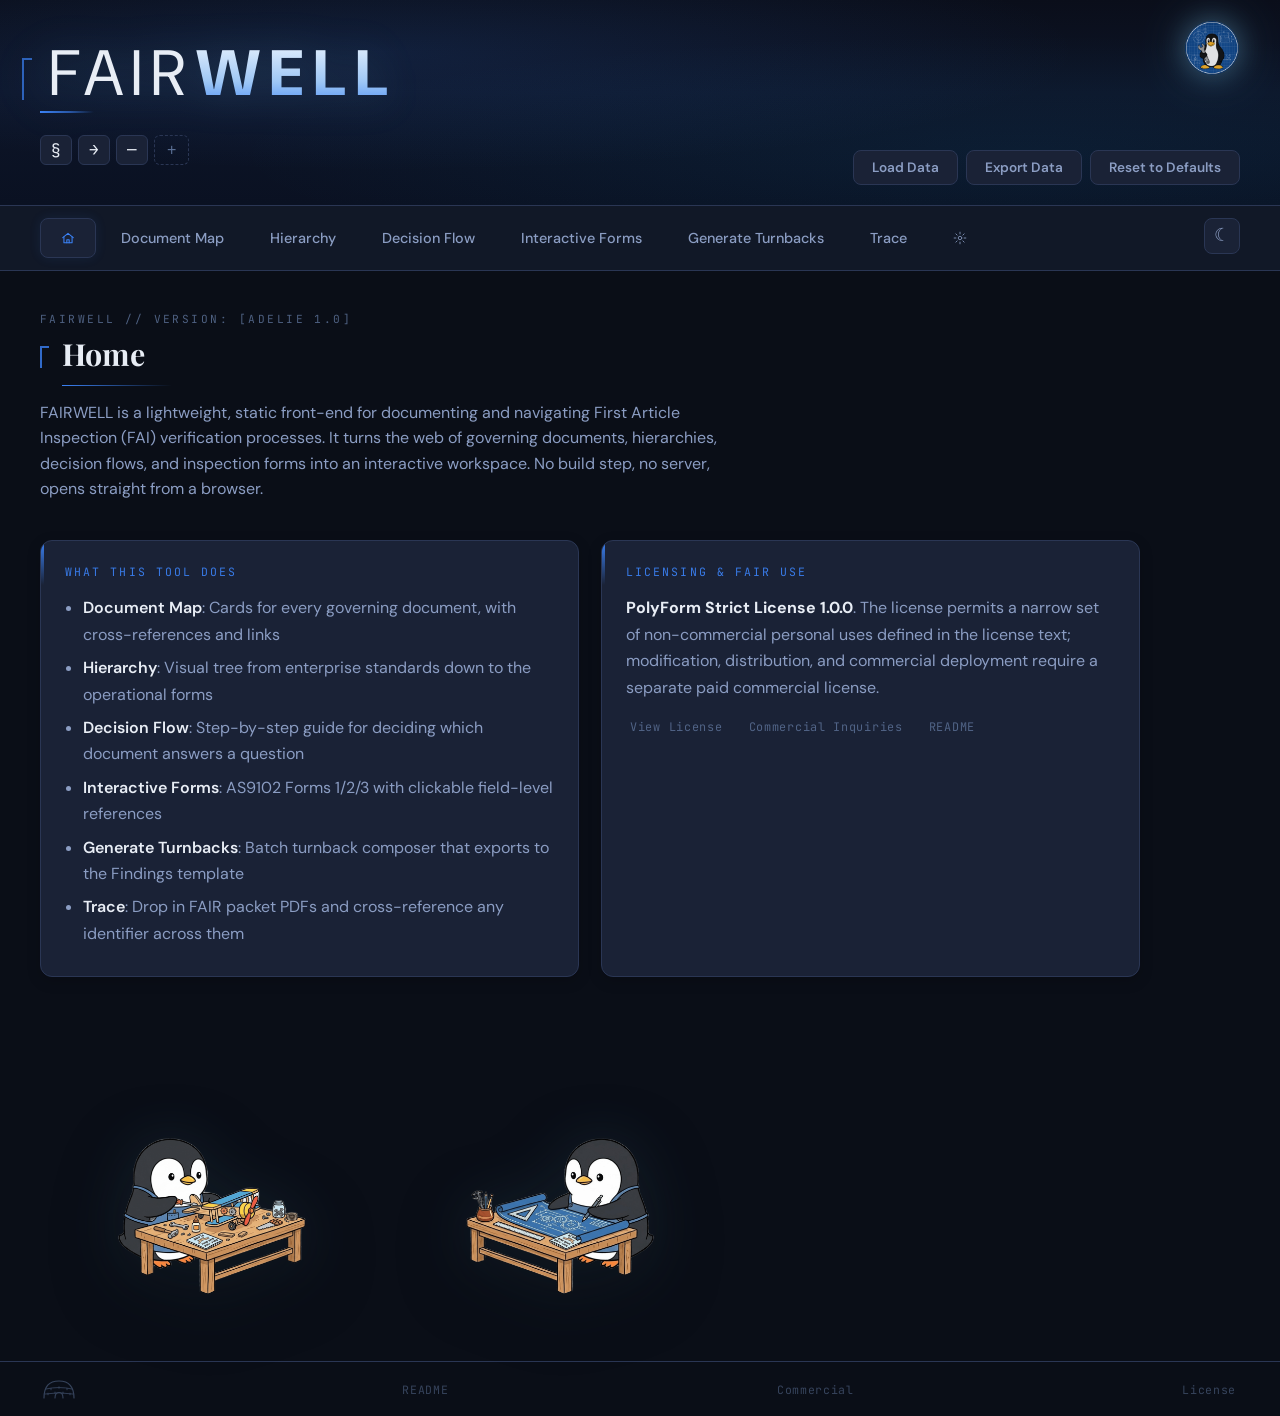
<file: index.html>
<!DOCTYPE html>
<html lang="en">
<head>
<meta charset="UTF-8">
<meta name="viewport" content="width=device-width, initial-scale=1.0">
<title>FAIRWELL</title>
<link rel="icon" type="image/x-icon" href="favicon/favicon.ico">
<link rel="icon" type="image/png" sizes="32x32" href="favicon/favicon-32x32.png">
<link rel="icon" type="image/png" sizes="16x16" href="favicon/favicon-16x16.png">
<link rel="apple-touch-icon" sizes="180x180" href="favicon/apple-touch-icon.png">
<link rel="manifest" href="favicon/site.webmanifest">
<link href="https://fonts.googleapis.com/css2?family=JetBrains+Mono:wght@400;600;700&family=DM+Sans:wght@300;400;500;600;700&family=Playfair+Display:wght@700;900&display=swap" rel="stylesheet">
<link rel="stylesheet" href="css/styles.css">
<link rel="stylesheet" href="css/artic.css">
</head>
<body>

<div class="hero">
  <div class="hero-toolbar">
    <button class="toolbar-btn" onclick="handleLoadJson()">Load Data</button>
    <button class="toolbar-btn" onclick="handleExport()">Export Data</button>
    <button class="toolbar-btn" onclick="handleReset()">Reset to Defaults</button>
  </div>
  <h1>FAIR<strong>WELL</strong></h1>
  <div class="subtitle"></div>
  <div class="special-chars" id="specialCharsBar"></div>
</div>

<nav class="nav">
  <button class="nav-btn active" onclick="showSection('home')">
    <svg class="nav-icon" viewBox="0 0 24 24" width="14" height="14" fill="none" stroke="currentColor" stroke-width="1.8" stroke-linecap="round" stroke-linejoin="round" aria-hidden="true">
      <path d="M3 11.5 12 4l9 7.5"/>
      <path d="M5 10.5V20h14V10.5"/>
      <path d="M10 20v-5h4v5"/>
    </svg>
    <!-- Label Tag Here: Home -->
  </button>
  <button class="nav-btn" onclick="showSection('relationships')">Document Map</button>
  <button class="nav-btn" onclick="showSection('hierarchy')">Hierarchy</button>
  <button class="nav-btn" onclick="showSection('decision')">Decision Flow</button>
  <button class="nav-btn" onclick="showSection('forms')">Interactive Forms</button>
  <button class="nav-btn" onclick="showSection('review')">Generate Turnbacks</button>
  <button class="nav-btn" onclick="showSection('certtrace')">Trace</button>
  <button class="nav-btn" onclick="showSection('construction')" title="Work in progress">
    <svg class="nav-icon nav-icon-spin" viewBox="0 0 24 24" width="14" height="14" fill="none" stroke="currentColor" stroke-width="1.7" stroke-linecap="round" stroke-linejoin="round" aria-hidden="true">
      <circle cx="12" cy="12" r="3"/>
      <path d="M12 2v3M12 19v3M4.93 4.93l2.12 2.12M16.95 16.95l2.12 2.12M2 12h3M19 12h3M4.93 19.07l2.12-2.12M16.95 7.05l2.12-2.12"/>
    </svg>
    <!-- Label Tag Here: Construction -->
  </button>
  <button class="theme-toggle" id="themeToggle" onclick="toggleTheme()" title="Toggle light/dark mode">&#9790;</button>
</nav>

<!-- SECTION 0: Home — landing page -->
<div id="home" class="section active">
  <div class="home-layout">
    <div class="home-content">
      <div class="home-eyebrow">FAIRWELL // Version: [Adelie 1.0]</div>
      <div class="section-header">
        <h2 class="section-title">Home</h2>
      </div>
      <p class="section-desc" data-section-desc="home">FAIRWELL is a lightweight, static front-end for documenting and navigating First Article Inspection (FAI) verification processes. It turns the web of governing documents, hierarchies, decision flows, and inspection forms into an interactive workspace. No build step, no server, opens straight from a browser.</p>

      <div class="home-cards">
        <section class="home-card">
          <div class="home-card-label">What this tool does</div>
          <ul class="home-card-list">
            <li><strong>Document Map</strong>: Cards for every governing document, with cross-references and links</li>
            <li><strong>Hierarchy</strong>: Visual tree from enterprise standards down to the operational forms</li>
            <li><strong>Decision Flow</strong>: Step-by-step guide for deciding which document answers a question</li>
            <li><strong>Interactive Forms</strong>: AS9102 Forms 1/2/3 with clickable field-level references</li>
            <li><strong>Generate Turnbacks</strong>: Batch turnback composer that exports to the Findings template</li>
            <li><strong>Trace</strong>: Drop in FAIR packet PDFs and cross-reference any identifier across them</li>
          </ul>
        </section>

        <section class="home-card">
          <div class="home-card-label">Licensing &amp; fair use</div>
          <p class="home-card-text"><strong>PolyForm Strict License 1.0.0</strong>. The license permits a narrow set of non-commercial personal uses defined in the license text; modification, distribution, and commercial deployment require a separate paid commercial license.</p>
          <div class="home-card-actions">
            <button type="button" class="footer-license" data-doc="license">View License</button>
            <button type="button" class="footer-license" data-doc="commercial">Commercial Inquiries</button>
            <button type="button" class="footer-license" data-doc="readme">README</button>
          </div>
        </section>
      </div>
    </div>

    <div class="home-mascot" aria-hidden="true">
      <img src="mascots/fairguin.png" alt="" class="home-mascot-img">
    </div>
    <div class="home-mascot home-mascot-2" aria-hidden="true">
      <img src="mascots/fairguin_blueprint.png" alt="" class="home-mascot-img">
    </div>
  </div>
</div>

<!-- SECTION 1: Document Relationships (rendered dynamically) -->
<div id="relationships" class="section">
  <div class="section-header">
    <h2 class="section-title">Document Relationship Map</h2>
    <button class="add-doc-btn" onclick="openDocModal(-1)">+ Add Document</button>
  </div>
  <p class="section-desc" data-section-desc="relationships">Documents that govern the FAIR process. Each has a distinct role, and they cross-reference each other extensively.</p>
  <div id="docGrid" class="doc-grid"></div>
</div>

<!-- SECTION 2: Hierarchy (rendered dynamically) -->
<div id="hierarchy" class="section">
  <div class="section-header">
    <h2 class="section-title">Document Hierarchy</h2>
    <button class="add-doc-btn" onclick="openHierLevelModal()">+ Add Level</button>
  </div>
  <p class="section-desc" data-section-desc="hierarchy">COL-ASQR-PRO-0003 is the enterprise foundation. HSM17 and HSM19 supplement it for P&amp;C. HSM236 operationalizes all of them into the AS9102 FAI forms.</p>
  <div class="hierarchy" id="hierarchyContainer"></div>
</div>

<!-- SECTION 3: Decision Flow (rendered dynamically) -->
<div id="decision" class="section">
  <div class="section-header">
    <h2 class="section-title">Decision Flow</h2>
    <button class="add-doc-btn" onclick="openStepModal(-1)">+ Add Step</button>
  </div>
  <p class="section-desc" data-section-desc="decision">Use this flow when reviewing a FAIR to determine which document to consult for specific questions.</p>
  <div class="decision-flow" id="decisionFlowContainer"></div>
</div>

<!-- SECTION 4: Interactive Forms -->
<div id="forms" class="section">
  <h2 class="section-title">Interactive FAI Forms</h2>
  <p class="section-desc" data-section-desc="forms">Click any field to see which documents govern it, what to check, and related turnback codes.</p>

  <div class="legend" id="legendContainer"></div>

  <div class="form-tabs">
    <button class="form-tab active" onclick="showForm('form1')">Form 1</button>
    <button class="form-tab" onclick="showForm('form2')">Form 2</button>
    <button class="form-tab" onclick="showForm('form3')">Form 3</button>
  </div>

  <div id="form1" class="form-container active">
    <div class="form-grid f1-grid" id="f1grid"></div>
  </div>
  <div id="form2" class="form-container">
    <div class="form-grid f2-grid" id="f2grid"></div>
  </div>
  <div id="form3" class="form-container">
    <div class="form-grid f3-grid" id="f3grid"></div>
  </div>
</div>

<!-- SECTION 5: Generate Turnback(s) (batch turnback composer) -->
<div id="review" class="section">
  <div class="section-header">
    <h2 class="section-title">Generate Turnbacks</h2>
    <button class="add-doc-btn" id="revAddTbBtn">+ Add Turnback</button>
    <button class="toolbar-btn" id="revManageRefsBtn">Manage References</button>
  </div>
  <p class="section-desc" data-section-desc="review">Pre-built templates for issuing batch turnbacks. Browse the curated library, fill in placeholder specifics, stack findings, and export a tab-separated block ready to paste into the Findings template. The library is empty by default. Add turnbacks manually or use <strong>Load Data</strong> to import a data.json file.</p>

  <div class="review-meta">
    <div class="review-meta-field"><label>FAIR ID</label><input class="modal-input" id="revMetaFairId" placeholder="A23-V1.0"></div>
    <div class="review-meta-field"><label>Part No.</label><input class="modal-input" id="revMetaPart" placeholder="123456-001"></div>
    <div class="review-meta-field"><label>Supplier Code</label><input class="modal-input" id="revMetaSupCode" placeholder="SUP-4821"></div>
    <div class="review-meta-field"><label>Supplier</label><input class="modal-input" id="revMetaSupName" placeholder="Supplier LLC"></div>
    <div class="review-meta-field"><label>Entered By</label><input class="modal-input" id="revMetaEnteredBy" placeholder="John Fair"></div>
  </div>

  <div class="review-layout">
    <!-- Library pane -->
    <section class="review-pane">
      <header class="review-pane-head">
        <span class="review-pane-title">Turnback Library</span>
        <span class="review-pane-count" id="revLibCount"></span>
      </header>
      <div class="review-filters">
        <input type="text" class="modal-input" id="revSearch" placeholder="Search by id, title, block, keyword...">
        <div class="review-filter-group">
          <div class="review-filter-label">Document</div>
          <div class="review-chipset" id="revDocChips"></div>
        </div>
        <div class="review-filter-group">
          <div class="review-filter-label">Severity</div>
          <div class="review-chipset" id="revSevChips"></div>
        </div>
        <div class="review-filter-group">
          <div class="review-filter-label">Filter</div>
          <div class="review-chipset" id="revProgramChips"></div>
        </div>
      </div>
      <div class="review-list" id="revList"></div>
    </section>

    <!-- Composer pane -->
    <section class="review-pane">
      <header class="review-pane-head">
        <span class="review-pane-title">Finding Composer</span>
        <span class="review-pane-count" id="revComposerTag"></span>
      </header>
      <div class="review-composer" id="revComposer"></div>
    </section>

    <!-- Basket pane -->
    <section class="review-pane">
      <header class="review-pane-head">
        <span class="review-pane-title">Findings</span>
        <span class="review-pane-count review-basket-count" id="revBasketCount">00</span>
      </header>
      <div class="review-basket-tabs">
        <button class="review-tab active" id="revTabList" onclick="revSetPanelView('list')">List</button>
        <button class="review-tab" id="revTabExport" onclick="revSetPanelView('export')">Export</button>
      </div>
      <div class="review-basket-filters" id="revBasketFilters">
        <input type="text" class="modal-input review-basket-search" id="revBasketSearch"
               placeholder="Search findings — code, description, block, level…"
               autocomplete="off"
               oninput="revUpdateFindingSearch(this.value)">
      </div>
      <div class="review-basket" id="revBasket"></div>
    </section>
  </div>
</div>

<!-- SECTION 6: Item Tracer (PDF cross-reference) -->
<div id="certtrace" class="section">
  <div class="section-header">
    <h2 class="section-title">Trace</h2>
    <button class="toolbar-btn" id="certClearBtn">Clear All</button>
  </div>
  <p class="section-desc" data-section-desc="certtrace">Drop in PDFs (Form 1/2/3, PO, CoC, drawings, raw-material certs) and trace any part number, serial number, heat/lot, or spec across all of them. Files never leave your browser, they're parsed client-side with PDF.js.</p>

  <div class="cert-controls">
    <div class="cert-dropzone" id="certDropZone">
      <input type="file" id="certFileInput" accept="application/pdf,.pdf" multiple hidden>
      <div class="cert-dropzone-inner">
        <div class="cert-dropzone-icon">+</div>
        <div class="cert-dropzone-text">
          <strong>Drop PDFs here</strong>
          <span class="cert-dropzone-hint">or <button type="button" class="cert-dropzone-browse" id="certBrowseBtn">browse…</button></span>
        </div>
      </div>
    </div>

    <div class="cert-search">
      <div class="cert-field">
        <label>Subject to trace</label>
        <input type="text" class="modal-input" id="certTermInput" placeholder="e.g. A123-4567, SN0001, Heat 78234, Rev N/C">
      </div>
      <div class="cert-search-options">
        <label class="review-check"><input type="checkbox" id="certCaseSensitive"> Case sensitive</label>
        <label class="review-check" title="Treat O↔0 and I↔1 as equivalent — useful for OCR-style part numbers"><input type="checkbox" id="certLooseNumeric"> Loose numeric</label>
      </div>
      <button class="add-doc-btn review-btn-primary" id="certRunBtn">Trace →</button>
    </div>
  </div>

  <div class="cert-layout">
    <section class="cert-pane cert-pane-docs">
      <header class="cert-pane-head">
        <span class="cert-pane-title">Documents</span>
        <span class="cert-pane-count" id="certDocsCount">0</span>
      </header>
      <div class="cert-docs-list" id="certDocsList"></div>
    </section>

    <section class="cert-pane cert-pane-graph">
      <header class="cert-pane-head">
        <span class="cert-pane-title">Link Graph</span>
        <span class="cert-pane-count" id="certVerdictTag"></span>
      </header>
      <div class="cert-graph" id="certGraph"></div>
    </section>
  </div>

  <section class="cert-results-pane">
    <header class="cert-pane-head">
      <span class="cert-pane-title">Hits</span>
    </header>
    <div class="cert-results" id="certResults"></div>
  </section>
</div>

<!-- SECTION 7: Construction (work-in-progress placeholder) -->
<div id="construction" class="section">
  <div class="construction-eyebrow">★ Work in Progress</div>
  <div class="section-header">
    <h2 class="section-title">Construction</h2>
  </div>
  <p class="section-desc" data-section-desc="construction">This feature is under construction. The penguins are hard at work in the workshop, check back soon to see what they've built!</p>

  <div class="construction-banner" role="img" aria-label="Under construction">
    <span class="construction-banner-label">⚠ Under Construction ⚠</span>
  </div>

  <figure class="construction-stage">
    <img src="mascots/workshop.jpg" alt="Workshop full of penguins building tools and gadgets" class="construction-img">
    <figcaption class="construction-caption">The Fairwell workshop, building the next batch of features.</figcaption>
  </figure>

  <div class="construction-footnote">
    Have a feature in mind? Send it to <button type="button" class="footer-license construction-link" data-doc="commercial">Commercial</button> · in the meantime, head back <button type="button" class="footer-license construction-link" onclick="showSection('home')">Home</button>.
  </div>
</div>

<!-- Side Panel -->
<div class="overlay" id="overlay" onclick="closePanel()"></div>
<div class="info-panel" id="infoPanel">
  <button class="panel-close" onclick="closePanel()">&times;</button>
  <div id="panelContent"></div>
</div>

<!-- Modal -->
<div class="modal-overlay" id="modalOverlay">
  <div class="modal">
    <div class="modal-header">
      <h3 id="modalTitle"></h3>
      <button class="modal-close-btn" onclick="closeModal()">&times;</button>
    </div>
    <div class="modal-body" id="modalBody"></div>
    <div class="modal-footer">
      <button class="modal-cancel-btn" onclick="closeModal()">Cancel</button>
      <button class="modal-save-btn" id="modalSaveBtn">Save</button>
    </div>
  </div>
</div>

<footer class="site-footer">
  <button type="button" class="footer-igloo" id="footerIglooBtn" title="About Fairwell" aria-label="About Fairwell" aria-expanded="false" aria-controls="aboutPopover">
    <svg width="34" height="22" viewBox="0 0 34 22" fill="none" xmlns="http://www.w3.org/2000/svg">
      <path d="M2 20 Q2 3 17 3 Q32 3 32 20" stroke="currentColor" stroke-width="1.2" fill="none" stroke-linecap="round"/>
      <path d="M4 11 Q17 8 30 11" stroke="currentColor" stroke-width="0.9" fill="none" stroke-linecap="round"/>
      <path d="M3 16 Q17 13.5 31 16" stroke="currentColor" stroke-width="0.9" fill="none" stroke-linecap="round"/>
      <line x1="9" y1="10" x2="9" y2="12.2" stroke="currentColor" stroke-width="0.9"/>
      <line x1="17" y1="8.4" x2="17" y2="10.7" stroke="currentColor" stroke-width="0.9"/>
      <line x1="25" y1="10" x2="25" y2="12.2" stroke="currentColor" stroke-width="0.9"/>
      <line x1="6" y1="14.8" x2="6" y2="17.2" stroke="currentColor" stroke-width="0.9"/>
      <line x1="13" y1="13.7" x2="13" y2="16.1" stroke="currentColor" stroke-width="0.9"/>
      <line x1="21" y1="13.7" x2="21" y2="16.1" stroke="currentColor" stroke-width="0.9"/>
      <line x1="28" y1="14.8" x2="28" y2="17.2" stroke="currentColor" stroke-width="0.9"/>
      <path d="M13 20 Q13 14.5 17 14.5 Q21 14.5 21 20" stroke="currentColor" stroke-width="1.1" fill="none" stroke-linecap="round"/>
    </svg>
  </button>
  <button type="button" class="footer-license" data-doc="readme">README</button>
  <button type="button" class="footer-license" data-doc="commercial">Commercial</button>
  <button type="button" class="footer-license" data-doc="license">License</button>
</footer>

<div class="about-popover" id="aboutPopover" role="dialog" aria-label="About Fairwell" hidden>
  <button class="about-close" type="button" aria-label="Close">&times;</button>
  <div class="about-title">FAIRWELL</div>
  <div class="about-version">Version: Adelie 1.0</div>
</div>

<div class="doc-viewer-overlay" id="docViewerOverlay" role="dialog" aria-modal="true" aria-labelledby="docViewerTitle" hidden>
  <div class="doc-viewer">
    <header class="doc-viewer-head">
      <span class="doc-viewer-eyebrow" id="docViewerEyebrow">FAIRWELL</span>
      <h2 class="doc-viewer-title" id="docViewerTitle"></h2>
      <button class="doc-viewer-close" type="button" aria-label="Close">&times;</button>
    </header>
    <div class="doc-viewer-body" id="docViewerBody"></div>
  </div>
</div>

<script src="js/data.js"></script>
<script src="js/scripts.js"></script>
<script src="js/reviewMode.js"></script>
<script src="lib/pdfjs/pdf.js"></script>
<script src="js/certTrace.js"></script>
</body>
</html>
</file>
<file: css/styles.css>
:root {
  --bg-primary: #0a0e17;
  --bg-secondary: #111827;
  --bg-card: #1a2236;
  --bg-card-hover: #1f2a42;
  --border: #2a3654;
  --border-glow: #3b82f6;
  --text-primary: #e8edf5;
  --text-secondary: #8b9dc3;
  --text-muted: #5a6f94;
  --accent-blue: #3b82f6;
  --accent-cyan: #06b6d4;
  --accent-emerald: #10b981;
  --accent-amber: #f59e0b;
  --accent-rose: #f43f5e;
  --accent-purple: #8b5cf6;
  --accent-orange: #f97316;
  /* Document colors (--hsm236, --hsm17, etc.) are injected dynamically
     by applyCustomColors() so users can add/edit the color pool. */
}

* { margin: 0; padding: 0; box-sizing: border-box; }

body {
  font-family: 'DM Sans', sans-serif;
  background: var(--bg-primary);
  color: var(--text-primary);
  line-height: 1.6;
  overflow-x: hidden;
}

/* Scrollbar */
::-webkit-scrollbar { width: 6px; }
::-webkit-scrollbar-track { background: var(--bg-primary); }
::-webkit-scrollbar-thumb { background: var(--border); border-radius: 3px; }
::-webkit-scrollbar-thumb:hover { background: var(--accent-blue); }

/* Header — industrial "blueprint" banner.
   Idle:   night-sky gradient.
   Hover:  fine + coarse blueprint grid fades in, revealing drafting paper. */
.hero {
  position: relative;
  padding: 40px 40px 40px;
  background:
    radial-gradient(ellipse at 30% 25%, rgba(59,130,246,0.12) 0%, transparent 55%),
    radial-gradient(ellipse at 80% 75%, rgba(14,165,233,0.07) 0%, transparent 55%),
    linear-gradient(180deg, #0a0e1a 0%, #0d1528 45%, #0a1122 100%);
  border-bottom: 1px solid var(--border);
  overflow: hidden;
  isolation: isolate;
  transition: background 0.6s ease;
}
.hero::before {
  content: '';
  position: absolute;
  inset: 0;
  background-image:
    linear-gradient(to right,  rgba(125,211,252,0.22) 1px, transparent 1px),
    linear-gradient(to bottom, rgba(125,211,252,0.22) 1px, transparent 1px),
    linear-gradient(to right,  rgba(125,211,252,0.09) 1px, transparent 1px),
    linear-gradient(to bottom, rgba(125,211,252,0.09) 1px, transparent 1px);
  background-size: 160px 160px, 160px 160px, 32px 32px, 32px 32px;
  background-position: 0 0, 0 0, 0 0, 0 0;
  opacity: 0;
  pointer-events: none;
  z-index: 0;
  transition: opacity 0.5s ease;
}
.hero:hover::before { opacity: 1; }
.hero > * { position: relative; z-index: 1; }
.hero-toolbar {
  position: absolute;
  bottom: 20px;
  right: 40px;
  display: flex;
  gap: 8px;
  z-index: 2;
}
/* ── Hero corner logo — present in both themes, faintly glowing ── */
.hero::after {
  content: '';
  position: absolute;
  top: 20px;
  right: 40px;
  width: 56px;
  height: 56px;
  background-image: url('../favicon/apple-touch-icon.png');
  background-size: contain;
  background-repeat: no-repeat;
  opacity: 0.88;
  pointer-events: none;
  z-index: 1;
  filter: drop-shadow(0 0 14px rgba(125,211,252,0.40))
          drop-shadow(0 0 28px rgba(125,211,252,0.18));
}
.hero h1 {
  font-family: 'DM Sans', sans-serif;
  font-size: 4rem;
  font-weight: 400;
  line-height: 0.95;
  letter-spacing: 0.14em;
  text-transform: uppercase;
  margin: 4px 0 14px;
  padding-left: 0.14em;   /* optical balance for the tracked-out final letter */
  display: inline-block;
  position: relative;
  color: #e8edf5;
  filter: drop-shadow(0 1px 20px rgba(125,211,252,0.18));
}
.hero h1 strong {
  font-weight: 900;
  background: linear-gradient(180deg, #f8fbff 0%, #9ec7f5 60%, #3b82f6 100%);
  -webkit-background-clip: text;
  background-clip: text;
  -webkit-text-fill-color: transparent;
  margin-left: 0.03em;
}
/* Drafting tick on the left — blueprint anchor */
.hero h1::before {
  content: '';
  position: absolute;
  left: -18px;
  top: 0.22em;
  width: 8px;
  height: 0.62em;
  border-left: 2px solid var(--accent-blue);
  border-top: 2px solid var(--accent-blue);
  opacity: 0.7;
}
/* Drafting rule underline — grows on hero hover to match the grid reveal */
.hero h1::after {
  content: '';
  position: absolute;
  left: 0;
  bottom: -8px;
  height: 2px;
  width: 54px;
  background: linear-gradient(90deg, var(--accent-blue) 0%, rgba(59,130,246,0.6) 55%, transparent 100%);
  transition: width 0.6s cubic-bezier(0.22, 0.61, 0.36, 1);
}
.hero:hover h1::after { width: 100%; }
.hero:hover h1::before { opacity: 1; }
.hero .subtitle {
  font-family: 'JetBrains Mono', monospace;
  font-size: 0.78rem;
  color: var(--text-muted);
  letter-spacing: 0.22em;
  text-transform: uppercase;
  margin-top: 4px;
}
.special-chars {
  position: relative;
  z-index: 1;
  margin-top: 16px;
  display: flex;
  flex-wrap: wrap;
  gap: 6px;
  align-items: center;
}
.special-char {
  position: relative;
  display: inline-flex;
  align-items: center;
  background: var(--bg-card);
  border: 1px solid var(--border);
  border-radius: 6px;
  font-family: 'JetBrains Mono', monospace;
  font-size: 1rem;
  line-height: 1;
  color: var(--text-primary);
  transition: all 0.2s;
}
.special-char:hover {
  border-color: var(--accent-blue);
  background: rgba(59,130,246,0.08);
}
.special-char.copied {
  border-color: #10b981;
  background: rgba(16,185,129,0.15);
}
.special-char-glyph {
  padding: 6px 10px;
  cursor: pointer;
  user-select: none;
}
.special-char-remove {
  display: none;
  padding: 0 6px;
  background: transparent;
  border: none;
  border-left: 1px solid var(--border);
  color: var(--text-muted);
  font-size: 0.9rem;
  line-height: 1;
  cursor: pointer;
  height: 100%;
}
.special-char:hover .special-char-remove { display: inline-block; }
.special-char-remove:hover { color: #f43f5e; }
.special-char-add {
  padding: 6px 12px;
  background: transparent;
  border: 1px dashed var(--border);
  border-radius: 6px;
  color: var(--text-muted);
  font-size: 1rem;
  line-height: 1;
  cursor: pointer;
  transition: all 0.2s;
}
.special-char-add:hover {
  color: var(--text-primary);
  border-color: var(--accent-blue);
  border-style: solid;
}

/* Navigation */
.nav {
  display: flex;
  gap: 4px;
  padding: 12px 40px;
  background: var(--bg-secondary);
  border-bottom: 1px solid var(--border);
  position: sticky;
  top: 0;
  z-index: 100;
}
.nav-btn {
  padding: 10px 20px;
  border: 1px solid transparent;
  border-radius: 8px;
  background: transparent;
  color: var(--text-secondary);
  font-family: 'DM Sans', sans-serif;
  font-size: 0.9rem;
  font-weight: 500;
  cursor: pointer;
  transition: all 0.25s;
  display: inline-flex;
  align-items: center;
  gap: 7px;
}
.nav-btn .nav-icon {
  pointer-events: none;
  flex-shrink: 0;
  opacity: 0.85;
}
.nav-btn.active .nav-icon { opacity: 1; }
.nav-btn:hover { background: var(--bg-card); color: var(--text-primary); }
.nav-btn.active {
  background: var(--bg-card);
  color: var(--accent-blue);
  border-color: var(--border);
  box-shadow: 0 0 12px rgba(59,130,246,0.1);
}

/* ────────── Home tab ────────── */
#home {
  position: relative;
  min-height: calc(100vh - 220px);
  padding: 40px;
}
.home-layout {
  position: relative;
  max-width: 1100px;
  padding-bottom: 320px;
}
.home-content {
  position: relative;
  z-index: 1;
}
.home-eyebrow {
  font-family: 'JetBrains Mono', monospace;
  font-size: 0.7rem;
  letter-spacing: 0.22em;
  color: var(--text-muted);
  text-transform: uppercase;
  margin-bottom: 6px;
  opacity: 0.85;
}
.home-cards {
  display: grid;
  grid-template-columns: repeat(auto-fit, minmax(320px, 1fr));
  gap: 22px;
  margin-top: 12px;
}
.home-card {
  position: relative;
  background: var(--bg-card);
  border: 1px solid var(--border);
  border-radius: 12px;
  padding: 22px 24px;
  overflow: hidden;
  box-shadow: 0 4px 14px rgba(0,0,0,0.18);
}
.home-card::before {
  content: '';
  position: absolute;
  top: 0;
  left: 0;
  width: 3px;
  height: 44px;
  background: linear-gradient(180deg, var(--accent-blue) 0%, transparent 100%);
}
.home-card-label {
  font-family: 'JetBrains Mono', monospace;
  font-size: 0.72rem;
  letter-spacing: 0.18em;
  color: var(--accent-blue);
  text-transform: uppercase;
  margin-bottom: 14px;
  opacity: 0.92;
}
.home-card-list {
  padding-left: 18px;
  margin: 0;
  color: var(--text-secondary);
  line-height: 1.65;
}
.home-card-list li { margin-bottom: 7px; }
.home-card-list li strong { color: var(--text-primary); font-weight: 600; }
.home-card-text {
  color: var(--text-secondary);
  line-height: 1.65;
  margin: 0 0 16px;
}
.home-card-text strong { color: var(--text-primary); }
.home-card-actions {
  display: flex;
  flex-wrap: wrap;
  gap: 18px;
  margin-top: 14px;
}
.home-card-actions .footer-license {
  opacity: 0.85;
  font-size: 0.74rem;
}
.home-card-actions .footer-license:hover { opacity: 1; }
.home-mascot {
  position: absolute;
  left: -18px;
  bottom: -10px;
  width: min(360px, 36vw);
  pointer-events: none;
  z-index: 0;
}
.home-mascot-img {
  width: 100%;
  height: auto;
  display: block;
  filter: drop-shadow(0 18px 36px rgba(0,0,0,0.35))
          drop-shadow(0 0 28px rgba(125,211,252,0.10));
}
.home-mascot-2 {
  left: calc(min(360px, 36vw) - 10px);
}
@media (max-width: 720px) {
  .home-layout { padding-bottom: 240px; }
  .home-mascot { width: 240px; left: -10px; }
  .home-mascot-2 { left: 234px; }
}

/* ────────── Construction tab (work-in-progress) ────────── */
.nav-icon-spin { transition: transform 0.6s ease; }
.nav-btn:hover .nav-icon-spin { transform: rotate(90deg); }

#construction {
  position: relative;
  padding-bottom: 60px;
}
.construction-eyebrow {
  font-family: 'JetBrains Mono', monospace;
  font-size: 0.7rem;
  letter-spacing: 0.22em;
  color: var(--accent-amber);
  text-transform: uppercase;
  margin-bottom: 6px;
  opacity: 0.92;
}
.construction-banner {
  display: flex;
  align-items: center;
  justify-content: center;
  margin: 8px 0 32px;
  padding: 18px 0;
  border-radius: 10px;
  background: repeating-linear-gradient(
    -45deg,
    #f59e0b 0,
    #f59e0b 18px,
    #1a1a1a 18px,
    #1a1a1a 36px
  );
  box-shadow: 0 6px 18px rgba(0,0,0,0.28);
}
.construction-banner-label {
  background: rgba(10, 14, 26, 0.92);
  color: var(--accent-amber);
  padding: 10px 28px;
  border-radius: 6px;
  font-family: 'JetBrains Mono', monospace;
  font-size: 0.85rem;
  letter-spacing: 0.22em;
  text-transform: uppercase;
  box-shadow: 0 4px 12px rgba(0,0,0,0.4);
}
.construction-stage {
  margin: 0 auto;
  max-width: 820px;
  padding: 8px;
  background: var(--bg-card);
  border: 1px solid var(--border);
  border-radius: 14px;
  box-shadow: 0 16px 40px rgba(0,0,0,0.32);
  position: relative;
  overflow: hidden;
}
.construction-stage::before {
  content: '';
  position: absolute;
  inset: 0;
  border-radius: 14px;
  pointer-events: none;
  box-shadow: inset 0 0 36px rgba(245,158,11,0.08);
}
.construction-img {
  width: 100%;
  height: auto;
  display: block;
  border-radius: 8px;
}
.construction-caption {
  margin-top: 10px;
  padding: 6px 10px 4px;
  text-align: center;
  font-family: 'JetBrains Mono', monospace;
  font-size: 0.72rem;
  letter-spacing: 0.14em;
  color: var(--text-muted);
  text-transform: uppercase;
}
.construction-footnote {
  margin: 28px auto 0;
  max-width: 820px;
  text-align: center;
  color: var(--text-muted);
  font-size: 0.88rem;
  line-height: 1.7;
}
.construction-footnote .construction-link {
  display: inline;
  vertical-align: baseline;
  padding: 0 2px;
  opacity: 0.85;
}
.construction-footnote .construction-link:hover { opacity: 1; }

/* Sections */
.section { display: none; padding: 40px; animation: fadeIn 0.4s ease; }
.section.active { display: block; }
@keyframes fadeIn { from { opacity: 0; transform: translateY(10px); } to { opacity: 1; transform: translateY(0); } }

.section-header {
  display: flex;
  align-items: center;
  gap: 16px;
  margin-bottom: 8px;
}
.section-title {
  font-family: 'Playfair Display', serif;
  font-size: 1.9rem;
  font-weight: 700;
  line-height: 1.15;
  letter-spacing: 0.005em;
  color: var(--text-primary);
  margin-bottom: 0;
  padding: 2px 0 14px 22px;
  position: relative;
}
/* Drafting tick — blueprint anchor, mirrors the hero h1 motif at smaller scale */
.section-title::before {
  content: '';
  position: absolute;
  left: 0;
  top: 0.36em;
  width: 7px;
  height: 0.68em;
  border-left: 2px solid var(--accent-blue);
  border-top: 2px solid var(--accent-blue);
  opacity: 0.8;
}
/* Drafting rule underline — short fixed-width gradient, anchored under the type */
.section-title::after {
  content: '';
  position: absolute;
  left: 22px;
  bottom: 0;
  height: 1px;
  width: 110px;
  background: linear-gradient(90deg, var(--accent-blue) 0%, rgba(59,130,246,0.45) 55%, transparent 100%);
}
.section-desc {
  color: var(--text-secondary);
  margin-bottom: 32px;
  max-width: 700px;
}
.section-desc[data-section-desc] {
  cursor: text;
  border-radius: 6px;
  padding: 6px 10px;
  margin-left: -10px;
  margin-right: -10px;
  transition: background 0.15s, box-shadow 0.15s;
}
.section-desc[data-section-desc]:hover {
  background: rgba(91, 111, 148, 0.08);
  box-shadow: inset 0 0 0 1px var(--border);
}
.section-desc.editing,
.section-desc.editing:hover {
  cursor: default;
  background: transparent;
  box-shadow: none;
  padding: 0;
  margin-left: 0;
  margin-right: 0;
  max-width: 700px;
}
.section-desc-textarea {
  width: 100%;
  min-height: 96px;
  line-height: 1.55;
  color: var(--text-secondary);
}
.section-desc-edit-actions {
  display: flex;
  align-items: center;
  gap: 8px;
  margin-top: 10px;
}
.section-desc-edit-spacer { flex: 1; }

/* Document Relationship Map */
.doc-grid {
  display: grid;
  grid-template-columns: 1fr;
  gap: 20px;
  max-width: 1200px;
}
.doc-card {
  background: var(--bg-card);
  border: 1px solid var(--border);
  border-radius: 12px;
  padding: 28px;
  transition: all 0.3s;
  cursor: default;
  position: relative;
  overflow: hidden;
}
.doc-card::before {
  content: '';
  position: absolute;
  top: 0; left: 0;
  width: 4px;
  height: 100%;
  background: var(--card-color, var(--accent-blue));
}
.doc-card:hover {
  border-color: var(--border-glow);
  box-shadow: 0 4px 24px rgba(0,0,0,0.3);
  transform: translateY(-2px);
}

.doc-header {
  display: flex;
  align-items: center;
  gap: 14px;
  margin-bottom: 14px;
}
.doc-badge {
  font-family: 'JetBrains Mono', monospace;
  font-size: 0.7rem;
  font-weight: 700;
  padding: 4px 10px;
  border-radius: 4px;
  letter-spacing: 0.05em;
  flex-shrink: 0;
  color: var(--card-color, var(--accent-blue));
  background: color-mix(in srgb, var(--card-color, var(--accent-blue)) 15%, transparent);
}

.doc-title-link {
  font-weight: 700;
  font-size: 1.15rem;
  color: var(--text-primary);
  text-decoration: none;
  transition: color 0.2s;
}
.doc-title-link:hover {
  color: var(--accent-blue);
  text-decoration: underline;
}

.doc-actions {
  margin-left: auto;
  display: flex;
  gap: 4px;
  flex-shrink: 0;
  opacity: 0;
  transition: opacity 0.2s;
}
.doc-card:hover .doc-actions { opacity: 1; }

.doc-role {
  font-family: 'JetBrains Mono', monospace;
  font-size: 0.75rem;
  color: var(--text-muted);
  margin-bottom: 10px;
  text-transform: uppercase;
  letter-spacing: 0.08em;
}
.doc-desc { color: var(--text-secondary); font-size: 0.92rem; margin-bottom: 16px; }

.doc-links {
  display: flex;
  flex-wrap: wrap;
  gap: 8px;
}
.doc-link {
  font-size: 0.78rem;
  padding: 4px 10px;
  border-radius: 6px;
  border: 1px solid var(--border);
  color: var(--text-secondary);
  background: var(--bg-secondary);
  text-decoration: none;
  transition: all 0.2s;
}
.doc-link:hover {
  color: var(--text-primary);
  border-color: var(--accent-blue);
}

/* Icon buttons (edit / delete) */
.icon-btn {
  width: 28px;
  height: 28px;
  border: 1px solid var(--border);
  border-radius: 6px;
  background: var(--bg-secondary);
  color: var(--text-muted);
  cursor: pointer;
  font-size: 0.85rem;
  display: flex;
  align-items: center;
  justify-content: center;
  transition: all 0.2s;
  padding: 0;
}
.icon-btn:hover { color: var(--text-primary); border-color: var(--accent-blue); }
.icon-btn.delete-btn:hover { color: var(--accent-rose); border-color: var(--accent-rose); }

.icon-btn-sm {
  width: 22px;
  height: 22px;
  border: 1px solid var(--border);
  border-radius: 4px;
  background: transparent;
  color: var(--text-muted);
  cursor: pointer;
  font-size: 0.75rem;
  display: inline-flex;
  align-items: center;
  justify-content: center;
  transition: all 0.2s;
  padding: 0;
}
.icon-btn-sm:hover { color: var(--text-primary); border-color: var(--accent-blue); }

/* Add-document / toolbar buttons */
.add-doc-btn, .toolbar-btn {
  padding: 8px 18px;
  border: 1px solid var(--border);
  border-radius: 8px;
  background: var(--bg-card);
  color: var(--text-secondary);
  font-family: 'DM Sans', sans-serif;
  font-size: 0.85rem;
  font-weight: 600;
  cursor: pointer;
  transition: all 0.25s;
}
.add-doc-btn:hover { background: var(--accent-blue); color: white; border-color: var(--accent-blue); }
.toolbar-btn:hover { color: var(--text-primary); border-color: var(--accent-blue); }

.section-toolbar {
  display: flex;
  gap: 8px;
  margin-bottom: 24px;
}

/* Hierarchy Diagram */
.hierarchy {
  max-width: 1000px;
  margin: 0 auto;
}
.hierarchy-level {
  display: flex;
  justify-content: center;
  margin-bottom: 0;
  position: relative;
}
.hierarchy-connector {
  display: flex;
  justify-content: center;
  padding: 12px 0;
}
.connector-line {
  width: 2px;
  height: 28px;
  background: var(--border);
  position: relative;
}
.connector-line::after {
  content: '\25bc';
  position: absolute;
  bottom: -8px;
  left: 50%;
  transform: translateX(-50%);
  font-size: 8px;
  color: var(--text-muted);
}
.hierarchy-branch {
  display: flex;
  justify-content: center;
  gap: 20px;
  position: relative;
  padding-top: 14px;
}
.hierarchy-branch::before {
  content: '';
  position: absolute;
  top: 0;
  left: 15%;
  right: 15%;
  height: 2px;
  background: var(--border);
}
.hier-card {
  background: var(--bg-card);
  border: 1px solid var(--hier-color, var(--border));
  border-radius: 10px;
  padding: 18px 24px;
  text-align: center;
  min-width: 200px;
  transition: all 0.3s;
  position: relative;
}
.hier-card::before {
  content: '';
  position: absolute;
  top: -14px;
  left: 50%;
  width: 2px;
  height: 14px;
  background: var(--border);
}
.hier-card:hover {
  transform: translateY(-3px);
  box-shadow: 0 8px 30px rgba(0,0,0,0.4);
}
.hier-card.foundation {
  border-color: var(--hier-color, var(--accent-purple));
  box-shadow: 0 0 20px color-mix(in srgb, var(--hier-color, var(--accent-purple)) 15%, transparent);
}
.hier-card.foundation::before { display: none; }
.hier-card .hier-badge {
  font-family: 'JetBrains Mono', monospace;
  font-size: 0.72rem;
  font-weight: 700;
  display: inline-block;
  padding: 2px 8px;
  border-radius: 4px;
  margin-bottom: 6px;
}
.hier-card .hier-name { font-weight: 700; font-size: 0.95rem; margin-bottom: 4px; }
.hier-card .hier-desc { font-size: 0.78rem; color: var(--text-muted); }
.hier-actions {
  position: absolute;
  top: 6px;
  right: 6px;
  display: flex;
  flex-wrap: wrap;
  gap: 2px;
  opacity: 0;
  transition: opacity 0.2s;
  max-width: 120px;
  justify-content: flex-end;
}
.hier-card:hover .hier-actions { opacity: 1; }
.hier-level-bar {
  display: flex;
  justify-content: center;
  gap: 4px;
  margin: 4px 0 2px;
  opacity: 0;
  transition: opacity 0.2s;
}
.hierarchy:hover .hier-level-bar { opacity: 1; }
.hier-add-card-btn {
  width: 36px;
  height: 36px;
  border: 1px dashed var(--border);
  border-radius: 10px;
  background: transparent;
  color: var(--text-muted);
  font-size: 1.2rem;
  cursor: pointer;
  display: flex;
  align-items: center;
  justify-content: center;
  align-self: center;
  transition: all 0.2s;
}
.hier-add-card-btn:hover {
  border-color: var(--accent-blue);
  color: var(--accent-blue);
  background: rgba(59,130,246,0.08);
}

/* Decision Flow */
.decision-flow {
  max-width: 900px;
}
.flow-step {
  background: var(--bg-card);
  border: 1px solid var(--border);
  border-radius: 12px;
  padding: 24px;
  margin-bottom: 16px;
  position: relative;
  transition: all 0.3s;
}
.flow-step:hover {
  border-color: rgba(59,130,246,0.3);
}
.flow-step .step-num {
  font-family: 'JetBrains Mono', monospace;
  font-size: 0.7rem;
  font-weight: 700;
  color: var(--accent-blue);
  text-transform: uppercase;
  letter-spacing: 0.1em;
}
.flow-step .step-q {
  font-weight: 700;
  font-size: 1.05rem;
  margin-bottom: 12px;
}
.flow-answers {
  display: grid;
  grid-template-columns: 1fr 1fr;
  gap: 10px;
}
.flow-answer {
  padding: 12px 16px;
  border-radius: 8px;
  border: 1px solid var(--border);
  background: var(--bg-secondary);
  font-size: 0.85rem;
}
.flow-answer .ans-label {
  font-weight: 600;
  margin-bottom: 4px;
}
.flow-answer .ans-action {
  color: var(--text-secondary);
  font-size: 0.82rem;
}
.flow-answer.yes { border-left: 3px solid var(--accent-emerald); }
.flow-answer.no { border-left: 3px solid var(--accent-rose); }
.flow-answer.ref { border-left: 3px solid var(--accent-amber); }
.flow-answer.always { border-left: 3px solid var(--accent-blue); }
.flow-connector-v {
  display: flex;
  justify-content: center;
  padding: 4px 0;
}
.flow-connector-v .vline {
  width: 2px;
  height: 20px;
  background: var(--border);
}
.flow-step-header {
  display: flex;
  align-items: center;
  gap: 8px;
  margin-bottom: 8px;
}
.flow-step-actions {
  display: flex;
  gap: 2px;
  opacity: 0;
  transition: opacity 0.2s;
  margin-left: auto;
}
.flow-step:hover .flow-step-actions { opacity: 1; }
.flow-answer {
  position: relative;
}
.flow-answer-actions {
  position: absolute;
  top: 6px;
  right: 6px;
  display: flex;
  gap: 2px;
  opacity: 0;
  transition: opacity 0.2s;
}
.flow-answer:hover .flow-answer-actions { opacity: 1; }
.flow-add-ans-btn {
  display: block;
  width: 100%;
  margin-top: 8px;
  padding: 6px;
  border: 1px dashed var(--border);
  border-radius: 6px;
  background: transparent;
  color: var(--text-muted);
  font-size: 0.8rem;
  cursor: pointer;
  transition: all 0.2s;
}
.flow-add-ans-btn:hover {
  border-color: var(--accent-blue);
  color: var(--accent-blue);
  background: rgba(59,130,246,0.05);
}

/* Modal hint text */
.modal-hint {
  font-size: 0.8rem;
  color: var(--text-muted);
  margin-top: 8px;
}

/* Interactive FAI Forms */
.form-tabs {
  display: flex;
  gap: 4px;
  margin-bottom: 24px;
}
.form-tab {
  padding: 10px 24px;
  border: 1px solid var(--border);
  border-radius: 8px;
  background: var(--bg-card);
  color: var(--text-secondary);
  font-weight: 600;
  cursor: pointer;
  transition: all 0.25s;
  font-family: 'DM Sans', sans-serif;
  font-size: 0.9rem;
}
.form-tab:hover { color: var(--text-primary); }
.form-tab.active {
  background: var(--accent-blue);
  color: white;
  border-color: var(--accent-blue);
}

.form-container {
  display: none;
  max-width: 1100px;
}
.form-container.active { display: block; }

.form-grid {
  display: grid;
  gap: 2px;
  background: var(--border);
  border: 1px solid var(--border);
  border-radius: 12px;
  overflow: hidden;
}

.form-cell {
  background: var(--bg-card);
  padding: 14px 18px;
  cursor: pointer;
  transition: all 0.2s;
  position: relative;
}
.form-cell:hover {
  background: var(--bg-card-hover);
  z-index: 2;
}
.form-cell.header-cell {
  background: var(--bg-secondary);
  font-weight: 700;
  font-size: 0.82rem;
  text-transform: uppercase;
  letter-spacing: 0.05em;
  color: var(--text-muted);
  cursor: default;
}
.form-cell .cell-block {
  font-family: 'JetBrains Mono', monospace;
  font-size: 0.72rem;
  font-weight: 700;
  color: var(--accent-blue);
  margin-bottom: 4px;
}
.form-cell .cell-name {
  font-weight: 600;
  font-size: 0.9rem;
  margin-bottom: 2px;
}
.form-cell .cell-hint {
  font-size: 0.78rem;
  color: var(--text-muted);
}
.form-cell .ref-dots {
  display: flex;
  gap: 4px;
  margin-top: 8px;
}
.form-cell .ref-dot {
  width: 8px;
  height: 8px;
  border-radius: 50%;
}

/* Tooltip / Panel */
.info-panel {
  display: none;
  position: fixed;
  right: 0;
  top: 0;
  width: 420px;
  height: 100vh;
  background: var(--bg-secondary);
  border-left: 1px solid var(--border);
  z-index: 200;
  overflow-y: auto;
  padding: 32px;
  box-shadow: -8px 0 40px rgba(0,0,0,0.5);
  animation: slideIn 0.3s ease;
}
.info-panel.open { display: block; }
@keyframes slideIn { from { transform: translateX(100%); } to { transform: translateX(0); } }

.panel-close {
  position: absolute;
  top: 16px;
  right: 16px;
  width: 32px;
  height: 32px;
  border: 1px solid var(--border);
  border-radius: 6px;
  background: var(--bg-card);
  color: var(--text-secondary);
  cursor: pointer;
  font-size: 1.1rem;
  display: flex;
  align-items: center;
  justify-content: center;
  transition: all 0.2s;
}
.panel-close:hover { background: var(--accent-rose); color: white; border-color: var(--accent-rose); }

.panel-block-name {
  font-family: 'JetBrains Mono', monospace;
  font-size: 0.75rem;
  color: var(--accent-blue);
  text-transform: uppercase;
  letter-spacing: 0.08em;
  margin-bottom: 4px;
}
.panel-title {
  font-weight: 700;
  font-size: 1.3rem;
  margin-bottom: 16px;
}
.panel-section {
  margin-bottom: 20px;
}
.panel-section-header {
  display: flex;
  align-items: center;
  justify-content: space-between;
  margin-bottom: 10px;
}
.panel-section-title {
  font-weight: 600;
  font-size: 0.85rem;
  color: var(--text-muted);
  text-transform: uppercase;
  letter-spacing: 0.06em;
  margin-bottom: 0;
}
.panel-add-btn {
  padding: 4px 12px;
  border: 1px solid var(--border);
  border-radius: 6px;
  background: transparent;
  color: var(--accent-blue);
  font-family: 'JetBrains Mono', monospace;
  font-size: 0.72rem;
  font-weight: 700;
  cursor: pointer;
  transition: all 0.2s;
}
.panel-add-btn:hover { background: var(--accent-blue); color: white; border-color: var(--accent-blue); }

.panel-text {
  font-size: 0.9rem;
  color: var(--text-secondary);
  line-height: 1.7;
}
.panel-ref {
  display: flex;
  align-items: center;
  gap: 10px;
  padding: 10px 14px;
  border-radius: 8px;
  border: 1px solid var(--border);
  background: var(--bg-card);
  margin-bottom: 8px;
  font-size: 0.85rem;
}
.panel-ref .ref-badge {
  font-family: 'JetBrains Mono', monospace;
  font-size: 0.68rem;
  font-weight: 700;
  padding: 2px 8px;
  border-radius: 4px;
  white-space: nowrap;
  flex-shrink: 0;
}
.panel-ref-text {
  flex: 1;
  min-width: 0;
}
.panel-item-actions {
  display: flex;
  gap: 4px;
  flex-shrink: 0;
  opacity: 0;
  transition: opacity 0.2s;
}
.panel-ref:hover .panel-item-actions,
.panel-turnback:hover .panel-item-actions { opacity: 1; }

.panel-turnback {
  padding: 10px 14px;
  border-radius: 8px;
  background: rgba(244,63,94,0.08);
  border: 1px solid rgba(244,63,94,0.2);
  margin-bottom: 8px;
  font-family: 'JetBrains Mono', monospace;
  font-size: 0.8rem;
  display: flex;
  align-items: flex-start;
  gap: 10px;
}
.panel-turnback .tb-check-input {
  margin-top: 3px;
  accent-color: var(--accent-blue);
  cursor: pointer;
  flex-shrink: 0;
}
.panel-turnback .tb-body {
  flex: 1;
  min-width: 0;
  display: flex;
  flex-direction: column;
  gap: 4px;
}
.panel-turnback .tb-head {
  display: flex;
  flex-wrap: wrap;
  align-items: center;
  gap: 8px;
}
.panel-turnback .tb-code { color: var(--accent-rose); font-weight: 700; flex-shrink: 0; }
.panel-turnback .tb-level {
  font-family: 'DM Sans', sans-serif;
  font-size: 0.72rem;
  font-weight: 600;
  padding: 2px 8px;
  border-radius: 4px;
  background: rgba(245,158,11,0.15);
  color: #f59e0b;
  letter-spacing: 0.02em;
}
.panel-turnback .tb-desc {
  color: var(--text-secondary);
  line-height: 1.45;
  word-wrap: break-word;
}

.finding-controls {
  display: flex;
  align-items: center;
  gap: 10px;
  margin-bottom: 12px;
}
.finding-label {
  font-size: 0.8rem;
  font-weight: 600;
  color: var(--text-secondary);
  flex-shrink: 0;
}
.finding-controls .modal-input { flex: 1; }
.finding-generate-btn {
  width: 100%;
  padding: 12px;
  border: 1px solid var(--accent-blue);
  border-radius: 8px;
  background: rgba(59,130,246,0.1);
  color: var(--accent-blue);
  font-family: 'DM Sans', sans-serif;
  font-size: 0.88rem;
  font-weight: 600;
  cursor: pointer;
  transition: all 0.2s;
}
.finding-generate-btn:hover {
  background: var(--accent-blue);
  color: white;
}
.finding-generate-btn.copied {
  background: #10b981;
  border-color: #10b981;
  color: white;
}

.panel-empty {
  font-size: 0.82rem;
  color: var(--text-muted);
  font-style: italic;
  padding: 8px 0;
}

.overlay {
  display: none;
  position: fixed;
  inset: 0;
  background: rgba(0,0,0,0.5);
  z-index: 199;
}
.overlay.open { display: block; }

/* Legend */
.legend {
  display: flex;
  flex-wrap: wrap;
  gap: 12px 16px;
  align-items: center;
  margin-bottom: 28px;
  padding: 16px 20px;
  background: var(--bg-card);
  border-radius: 10px;
  border: 1px solid var(--border);
}
.legend-item {
  display: flex;
  align-items: center;
  gap: 8px;
  font-size: 0.82rem;
  color: var(--text-secondary);
  position: relative;
}
.legend-item:hover .legend-actions { opacity: 1; pointer-events: auto; }
.legend-dot {
  width: 10px;
  height: 10px;
  border-radius: 50%;
  flex-shrink: 0;
}
.legend-label {
  white-space: nowrap;
}
.legend-actions {
  display: flex;
  gap: 2px;
  opacity: 0;
  pointer-events: none;
  transition: opacity 0.2s;
}
.legend-add-btn {
  font-size: 0.78rem;
  padding: 4px 12px;
  border: 1px dashed var(--border);
  border-radius: 6px;
  background: transparent;
  color: var(--text-muted);
  cursor: pointer;
  transition: all 0.2s;
  margin-left: auto;
}
.legend-add-btn:hover {
  border-color: var(--accent-blue);
  color: var(--accent-blue);
  background: rgba(59,130,246,0.08);
}

/* Color picker in modal */
.color-picker-row {
  display: flex;
  align-items: center;
  gap: 8px;
}
.modal-color-input {
  width: 40px;
  height: 36px;
  border: 1px solid var(--border);
  border-radius: 6px;
  background: var(--bg-card);
  cursor: pointer;
  padding: 2px;
  flex-shrink: 0;
}
.modal-color-input::-webkit-color-swatch-wrapper { padding: 2px; }
.modal-color-input::-webkit-color-swatch { border: none; border-radius: 4px; }
.modal-hex-input {
  flex: 1;
  font-family: 'JetBrains Mono', monospace;
  font-size: 0.85rem;
}

/* Form 1 Grid */
.f1-grid { grid-template-columns: repeat(4, 1fr); }
.f1-span2 { grid-column: span 2; }
.f1-span3 { grid-column: span 3; }
.f1-span4 { grid-column: span 4; }

/* Form 2 Grid */
.f2-grid { grid-template-columns: repeat(4, 1fr); }
.f2-span2 { grid-column: span 2; }
.f2-span4 { grid-column: span 4; }

/* Form 3 Grid */
.f3-grid { grid-template-columns: repeat(4, 1fr); }
.f3-span2 { grid-column: span 2; }
.f3-span4 { grid-column: span 4; }

/* ────────── Modal ────────── */
.modal-overlay {
  display: none;
  position: fixed;
  inset: 0;
  background: rgba(0,0,0,0.6);
  z-index: 300;
  align-items: center;
  justify-content: center;
}
.modal-overlay.open { display: flex; }

.modal {
  background: var(--bg-secondary);
  border: 1px solid var(--border);
  border-radius: 14px;
  width: 560px;
  max-width: 95vw;
  max-height: 85vh;
  display: flex;
  flex-direction: column;
  box-shadow: 0 20px 60px rgba(0,0,0,0.6);
  animation: fadeIn 0.25s ease;
}
.modal-header {
  display: flex;
  align-items: center;
  justify-content: space-between;
  padding: 20px 24px 16px;
  border-bottom: 1px solid var(--border);
}
.modal-header h3 {
  font-weight: 700;
  font-size: 1.1rem;
}
.modal-close-btn {
  width: 28px;
  height: 28px;
  border: 1px solid var(--border);
  border-radius: 6px;
  background: var(--bg-card);
  color: var(--text-secondary);
  cursor: pointer;
  font-size: 1rem;
  display: flex;
  align-items: center;
  justify-content: center;
  transition: all 0.2s;
}
.modal-close-btn:hover { background: var(--accent-rose); color: white; border-color: var(--accent-rose); }

.modal-body {
  padding: 20px 24px;
  overflow-y: auto;
  flex: 1;
}
.modal-footer {
  padding: 16px 24px;
  border-top: 1px solid var(--border);
  display: flex;
  justify-content: flex-end;
  gap: 10px;
}

.modal-field {
  margin-bottom: 16px;
}
.modal-field label {
  display: block;
  font-size: 0.8rem;
  font-weight: 600;
  color: var(--text-muted);
  text-transform: uppercase;
  letter-spacing: 0.05em;
  margin-bottom: 6px;
}
.modal-input {
  width: 100%;
  padding: 10px 14px;
  border: 1px solid var(--border);
  border-radius: 8px;
  background: var(--bg-card);
  color: var(--text-primary);
  font-family: 'DM Sans', sans-serif;
  font-size: 0.9rem;
  transition: border-color 0.2s;
}
.modal-input:focus {
  outline: none;
  border-color: var(--accent-blue);
  box-shadow: 0 0 0 2px rgba(59,130,246,0.15);
}
.modal-textarea {
  resize: vertical;
  min-height: 80px;
  line-height: 1.5;
}
select.modal-input {
  cursor: pointer;
  appearance: auto;
}

.modal-row {
  display: grid;
  grid-template-columns: 1fr 1fr;
  gap: 12px;
}

.modal-link-row {
  display: flex;
  gap: 8px;
  margin-bottom: 6px;
  align-items: center;
  padding: 2px;
  border-radius: 10px;
  transition: background 0.12s, box-shadow 0.12s;
}
.modal-link-row .modal-input {
  flex: 1;
  min-width: 0;
}

/* File-drop highlight — applied to the URL input (and optionally a surrounding
   row) while the user is dragging a file on top of it. */
.modal-input.drop-hover {
  border-color: var(--accent-blue);
  background: rgba(59,130,246,0.08);
  box-shadow: 0 0 0 2px rgba(59,130,246,0.22);
}
.modal-link-row.drop-hover {
  background: rgba(59,130,246,0.06);
  box-shadow: inset 0 0 0 1px rgba(59,130,246,0.35);
}
.link-hint {
  margin-top: 6px;
  font-family: 'JetBrains Mono', monospace;
  font-size: 0.7rem;
  letter-spacing: 0.02em;
  color: var(--text-muted);
  line-height: 1.5;
}

.modal-save-btn {
  padding: 8px 24px;
  border: none;
  border-radius: 8px;
  background: var(--accent-blue);
  color: white;
  font-family: 'DM Sans', sans-serif;
  font-size: 0.9rem;
  font-weight: 600;
  cursor: pointer;
  transition: all 0.2s;
}
.modal-save-btn:hover { background: #2563eb; }

.modal-cancel-btn {
  padding: 8px 20px;
  border: 1px solid var(--border);
  border-radius: 8px;
  background: transparent;
  color: var(--text-secondary);
  font-family: 'DM Sans', sans-serif;
  font-size: 0.9rem;
  font-weight: 500;
  cursor: pointer;
  transition: all 0.2s;
}
.modal-cancel-btn:hover { color: var(--text-primary); border-color: var(--text-muted); }



/* ────────── Review Mode ────────── */

/* Top metadata strip */
.review-meta {
  display: flex;
  flex-wrap: wrap;
  gap: 14px;
  padding: 16px 20px;
  margin-bottom: 20px;
  background: var(--bg-card);
  border: 1px solid var(--border);
  border-radius: 10px;
}
.review-meta-field {
  display: flex;
  flex-direction: column;
  gap: 4px;
  min-width: 140px;
  flex: 1 1 140px;
}
.review-meta-field label {
  font-family: 'JetBrains Mono', monospace;
  font-size: 0.68rem;
  letter-spacing: 0.08em;
  color: var(--text-muted);
  text-transform: uppercase;
}
.review-meta-field .modal-input {
  padding: 8px 10px;
  font-size: 0.85rem;
}
.review-meta-prog { flex: 1 1 220px; }

/* Three-pane layout */
.review-layout {
  display: grid;
  grid-template-columns: minmax(340px, 1.1fr) minmax(380px, 1.3fr) minmax(320px, 1fr);
  gap: 16px;
  min-height: 560px;
}
.review-pane {
  display: flex;
  flex-direction: column;
  background: var(--bg-card);
  border: 1px solid var(--border);
  border-radius: 12px;
  overflow: hidden;
  min-height: 0;
}
.review-pane-head {
  display: flex;
  align-items: center;
  justify-content: space-between;
  padding: 12px 16px;
  background: var(--bg-secondary);
  border-bottom: 1px solid var(--border);
}
.review-pane-title {
  font-family: 'DM Sans', sans-serif;
  font-size: 0.82rem;
  font-weight: 700;
  text-transform: uppercase;
  letter-spacing: 0.06em;
  color: var(--text-primary);
}
.review-pane-count {
  font-family: 'JetBrains Mono', monospace;
  font-size: 0.72rem;
  color: var(--text-muted);
}

/* Filters */
.review-filters {
  padding: 12px 14px;
  border-bottom: 1px solid var(--border);
  display: flex;
  flex-direction: column;
  gap: 12px;
}
.review-filter-group { display: flex; flex-direction: column; gap: 6px; }
.review-filter-label {
  font-family: 'JetBrains Mono', monospace;
  font-size: 0.68rem;
  letter-spacing: 0.08em;
  color: var(--text-muted);
  text-transform: uppercase;
}
.review-chipset {
  display: flex;
  flex-wrap: wrap;
  gap: 4px;
}
.review-chip {
  display: inline-flex;
  align-items: center;
  gap: 4px;
  padding: 5px 10px;
  border-radius: 6px;
  border: 1px solid var(--border);
  background: transparent;
  color: var(--text-secondary);
  font-family: 'JetBrains Mono', monospace;
  font-size: 0.72rem;
  font-weight: 500;
  letter-spacing: 0.03em;
  cursor: pointer;
  transition: all 0.15s;
  white-space: nowrap;
}
.review-chip:hover { color: var(--text-primary); border-color: var(--accent-blue); }
.review-chip.active {
  background: var(--accent-blue);
  border-color: var(--accent-blue);
  color: white;
}
.review-chip-warn { color: var(--accent-amber); border-color: rgba(245,158,11,0.35); }
.review-chip-count {
  opacity: 0.55;
  font-size: 0.7rem;
  margin-left: 2px;
}

/* Library list */
.review-list {
  flex: 1;
  overflow-y: auto;
  min-height: 260px;
  max-height: 640px;
}
.rev-tb-row {
  padding: 10px 14px;
  border-bottom: 1px solid var(--border);
  cursor: pointer;
  transition: background 0.12s;
  position: relative;
}
.rev-tb-row:hover { background: var(--bg-card-hover); }
.rev-tb-row.active {
  background: rgba(59,130,246,0.08);
}
.rev-tb-row.active::before {
  content: '';
  position: absolute;
  left: 0; top: 0; bottom: 0;
  width: 3px;
  background: var(--accent-blue);
}
.rev-tb-row-head {
  display: flex;
  justify-content: space-between;
  align-items: baseline;
  gap: 8px;
}
.rev-tb-id {
  font-family: 'JetBrains Mono', monospace;
  font-size: 0.72rem;
  color: var(--accent-blue);
  font-weight: 600;
}
.rev-tb-ttl {
  font-size: 0.9rem;
  font-weight: 500;
  margin-top: 2px;
  color: var(--text-primary);
}
.rev-tb-meta {
  font-family: 'JetBrains Mono', monospace;
  font-size: 0.7rem;
  color: var(--text-muted);
  margin-top: 4px;
  display: flex;
  flex-wrap: wrap;
  gap: 5px;
  align-items: center;
}
.rev-tb-blk { color: var(--accent-amber); }
.rev-tb-blk-all { color: var(--text-muted); }
.rev-tb-sep { opacity: 0.4; }
.rev-tb-cat { opacity: 0.82; }

/* Severity badges */
.rev-sub-badge {
  display: inline-flex;
  align-items: center;
  font-family: 'JetBrains Mono', monospace;
  font-size: 0.65rem;
  font-weight: 700;
  letter-spacing: 0.06em;
  padding: 2px 7px;
  border-radius: 3px;
  border: 1px solid currentColor;
  flex-shrink: 0;
}
.rev-sub-l2 { color: var(--accent-orange); }
.rev-sub-l3 { color: #6ea8ff; }

/* Composer */
.review-composer {
  flex: 1;
  overflow-y: auto;
  padding: 20px;
  min-height: 260px;
}
.review-composer-empty {
  display: flex;
  flex-direction: column;
  align-items: center;
  justify-content: center;
  text-align: center;
  color: var(--text-muted);
  padding: 40px 20px;
  height: 100%;
}
.review-composer-empty-icon {
  width: 56px;
  height: 56px;
  border: 1px dashed var(--border);
  border-radius: 10px;
  display: flex;
  align-items: center;
  justify-content: center;
  color: var(--text-muted);
  font-size: 1.5rem;
  margin-bottom: 14px;
}
.review-composer-empty-title {
  font-family: 'Playfair Display', serif;
  font-size: 1.3rem;
  color: var(--text-primary);
  margin-bottom: 8px;
}
.review-composer-empty p {
  max-width: 320px;
  font-size: 0.85rem;
  line-height: 1.55;
  margin-bottom: 18px;
}
.review-steps {
  list-style: none;
  padding: 0;
  text-align: left;
  display: flex;
  flex-direction: column;
  gap: 6px;
}
.review-steps li {
  font-family: 'JetBrains Mono', monospace;
  font-size: 0.78rem;
  color: var(--text-muted);
  display: flex;
  gap: 10px;
}
.review-steps li span { color: var(--accent-blue); font-weight: 700; }

.review-composer-body {
  display: flex;
  flex-direction: column;
  gap: 20px;
}
.review-composer-header { display: flex; flex-direction: column; gap: 6px; }
.review-composer-meta {
  display: flex;
  flex-wrap: wrap;
  gap: 8px;
  align-items: center;
}
.review-composer-meta-item {
  font-family: 'JetBrains Mono', monospace;
  font-size: 0.72rem;
  color: var(--text-muted);
  letter-spacing: 0.06em;
}
.rev-prog-tag {
  font-family: 'JetBrains Mono', monospace;
  font-size: 0.68rem;
  padding: 2px 7px;
  border-radius: 3px;
  background: var(--bg-secondary);
  border: 1px solid var(--border);
  color: var(--text-secondary);
}
.review-composer-title {
  font-family: 'Playfair Display', serif;
  font-size: 1.5rem;
  line-height: 1.2;
  margin: 4px 0 0;
  color: var(--text-primary);
}
.review-composer-path {
  font-family: 'JetBrains Mono', monospace;
  font-size: 0.75rem;
  color: var(--text-muted);
}

.review-section { display: flex; flex-direction: column; gap: 6px; }
.review-section-label {
  font-family: 'JetBrains Mono', monospace;
  font-size: 0.7rem;
  letter-spacing: 0.08em;
  color: var(--text-muted);
  text-transform: uppercase;
}

.review-desc-box {
  padding: 14px 16px;
  background: var(--bg-secondary);
  border: 1px solid var(--border);
  border-radius: 8px;
  font-size: 0.9rem;
  line-height: 1.6;
  color: var(--text-primary);
  white-space: pre-wrap;
  word-wrap: break-word;
}
.review-desc-box-editable {
  cursor: text;
  transition: background 0.15s, border-color 0.15s, box-shadow 0.15s;
}
.review-desc-box-editable:hover {
  background: var(--bg-card-hover);
  border-color: var(--text-muted);
  box-shadow: inset 0 0 0 1px var(--border);
}
.rev-desc-editor {
  min-height: 120px;
  line-height: 1.55;
  font-size: 0.9rem;
}
.rev-desc-edit-actions {
  display: flex;
  justify-content: flex-end;
  gap: 8px;
  margin-top: 10px;
}
.rev-ph {
  display: inline-block;
  padding: 1px 8px;
  margin: 0 2px;
  border-radius: 4px;
  font-family: 'JetBrains Mono', monospace;
  font-size: 0.82rem;
  color: var(--accent-amber);
  background: rgba(245,158,11,0.12);
  border: 1px dashed var(--accent-amber);
}
.rev-ph-filled {
  color: var(--accent-emerald);
  background: rgba(16,185,129,0.12);
  border-color: var(--accent-emerald);
  border-style: solid;
}

.review-field { display: flex; flex-direction: column; gap: 4px; }
.review-field-label {
  font-family: 'JetBrains Mono', monospace;
  font-size: 0.68rem;
  letter-spacing: 0.08em;
  color: var(--text-muted);
  text-transform: uppercase;
}

.review-allow-box {
  padding: 10px 14px;
  background: var(--bg-secondary);
  border: 1px solid var(--border);
  border-radius: 8px;
  font-size: 0.82rem;
  color: var(--text-secondary);
  line-height: 1.55;
  white-space: pre-wrap;
}

/* Rules */
.review-rules { display: flex; flex-direction: column; gap: 8px; }
.review-rule {
  padding: 10px 14px;
  border: 1px solid var(--border);
  border-radius: 8px;
  font-size: 0.83rem;
  line-height: 1.45;
}
.review-rule-title {
  font-family: 'JetBrains Mono', monospace;
  font-size: 0.68rem;
  letter-spacing: 0.1em;
  font-weight: 700;
  margin-bottom: 4px;
}
.review-rule-block {
  border-color: rgba(244,63,94,0.45);
  background: rgba(244,63,94,0.06);
  color: #ffc1c1;
}
.review-rule-warn {
  border-color: rgba(245,158,11,0.5);
  background: rgba(245,158,11,0.08);
  color: #ffd58a;
}
.review-rule-sev {
  border-color: rgba(249,115,22,0.45);
  background: rgba(249,115,22,0.07);
  color: #ffc896;
}
.review-rule-info {
  border-color: rgba(59,130,246,0.4);
  background: rgba(59,130,246,0.07);
  color: #c2d6ff;
}

/* Reference chips */
.rev-refs { display: flex; flex-direction: column; gap: 6px; }
.rev-ref {
  display: flex;
  align-items: center;
  gap: 10px;
  padding: 8px 12px;
  border: 1px solid var(--border);
  border-radius: 8px;
  background: var(--bg-secondary);
  font-size: 0.82rem;
}
.rev-ref-primary { border-color: rgba(59,130,246,0.35); }
.rev-ref-warn { border-color: rgba(245,158,11,0.45); background: rgba(245,158,11,0.04); }
.rev-ref-body { flex: 1; min-width: 0; }
.rev-ref-name {
  font-family: 'JetBrains Mono', monospace;
  font-size: 0.8rem;
  font-weight: 700;
  color: var(--text-primary);
}
.rev-ref-full { font-size: 0.75rem; color: var(--text-muted); margin-top: 1px; }
.rev-ref-loc {
  font-family: 'JetBrains Mono', monospace;
  font-size: 0.75rem;
  color: var(--accent-amber);
  white-space: nowrap;
}

/* Composer actions */
.review-composer-actions {
  display: flex;
  gap: 10px;
  padding-top: 8px;
  border-top: 1px solid var(--border);
}
.review-btn-primary {
  background: var(--accent-blue);
  color: white;
  border-color: var(--accent-blue);
}
.review-btn-primary:hover {
  background: #2563eb;
  color: white;
  border-color: #2563eb;
}

/* Basket */
.review-basket-tabs {
  display: flex;
  gap: 4px;
  padding: 10px 14px 0;
  border-bottom: 1px solid var(--border);
}
.review-tab {
  padding: 6px 14px;
  border: 1px solid var(--border);
  border-bottom: none;
  border-radius: 6px 6px 0 0;
  background: transparent;
  color: var(--text-muted);
  font-family: 'JetBrains Mono', monospace;
  font-size: 0.72rem;
  letter-spacing: 0.08em;
  text-transform: uppercase;
  cursor: pointer;
  transition: all 0.15s;
  position: relative;
  top: 1px;
}
.review-tab:hover { color: var(--text-primary); }
.review-tab.active {
  background: var(--bg-card);
  color: var(--text-primary);
  border-color: var(--border);
}
.review-basket-filters {
  padding: 10px 14px 4px;
  border-bottom: 1px solid var(--border);
  background: var(--bg-card);
}
.review-basket-search {
  padding: 7px 10px;
  font-size: 0.8rem;
}
.review-basket {
  flex: 1;
  overflow-y: auto;
  max-height: 640px;
  padding: 14px;
  display: flex;
  flex-direction: column;
  gap: 8px;
  min-height: 200px;
}
.review-basket-count {
  font-family: 'JetBrains Mono', monospace;
  font-size: 0.72rem;
  padding: 3px 8px;
  border-radius: 4px;
  border: 1px solid var(--border);
  color: var(--text-muted);
  font-weight: 700;
}
.review-basket-count.review-basket-count-has {
  background: var(--accent-blue);
  color: white;
  border-color: var(--accent-blue);
}

/* Finding cards in basket */
.review-finding-card {
  position: relative;
  padding: 10px 34px 10px 12px;
  background: var(--bg-secondary);
  border: 1px solid var(--border);
  border-radius: 8px;
  font-size: 0.85rem;
}
.rev-finding-remove {
  position: absolute;
  top: 6px;
  right: 6px;
}
.rev-finding-head {
  display: flex;
  flex-wrap: wrap;
  align-items: baseline;
  gap: 8px;
  margin-bottom: 4px;
}
.rev-finding-id {
  font-family: 'JetBrains Mono', monospace;
  font-size: 0.72rem;
  color: var(--accent-blue);
  font-weight: 600;
  letter-spacing: 0.05em;
}
.rev-finding-tb {
  font-family: 'JetBrains Mono', monospace;
  font-size: 0.68rem;
  color: var(--text-muted);
}
.rev-finding-path {
  font-family: 'JetBrains Mono', monospace;
  font-size: 0.72rem;
  color: var(--text-muted);
  margin-bottom: 4px;
}
.rev-finding-desc {
  color: var(--text-secondary);
  line-height: 1.5;
  font-size: 0.85rem;
}

/* Export pane */
.review-export {
  display: flex;
  flex-direction: column;
  gap: 10px;
  flex: 1;
  min-height: 0;
}
.review-export-intro p {
  font-size: 0.78rem;
  color: var(--text-muted);
  margin-top: 4px;
}
.review-tsv-box {
  flex: 1;
  padding: 12px;
  background: var(--bg-primary);
  border: 1px solid var(--border);
  border-radius: 8px;
  color: var(--text-secondary);
  font-family: 'JetBrains Mono', monospace;
  font-size: 0.72rem;
  line-height: 1.55;
  white-space: pre;
  overflow: auto;
  min-height: 160px;
  margin: 0;
}
.review-export-actions {
  display: flex;
  gap: 8px;
  align-items: stretch;
}
.review-export-actions .finding-generate-btn { flex: 1; }
.review-export-actions .icon-btn { width: 44px; height: auto; flex-shrink: 0; }

/* Empty states */
.review-empty {
  padding: 30px 20px;
  text-align: center;
  font-size: 0.85rem;
  color: var(--text-muted);
  line-height: 1.55;
}

/* Row-right cluster (severity badge + action icons on hover) */
.rev-tb-row-right {
  display: flex;
  align-items: center;
  gap: 6px;
}
.rev-tb-actions {
  display: inline-flex;
  gap: 2px;
  opacity: 0;
  transition: opacity 0.15s;
}
.rev-tb-row:hover .rev-tb-actions { opacity: 1; }

/* Modal bits for turnback CRUD */
.review-check-row {
  display: flex;
  flex-wrap: wrap;
  gap: 12px;
  padding: 8px 2px 0;
}
.review-check {
  display: inline-flex;
  align-items: center;
  gap: 6px;
  font-size: 0.85rem;
  color: var(--text-secondary);
  cursor: pointer;
}
.review-check input[type=checkbox] {
  accent-color: var(--accent-blue);
  cursor: pointer;
}

.review-ref-rows,
.review-refmeta-rows {
  display: flex;
  flex-direction: column;
  gap: 6px;
  margin-top: 6px;
  margin-bottom: 8px;
}
.rev-ref-row,
.rev-refmeta-row {
  display: grid;
  gap: 8px;
  align-items: center;
}
.rev-ref-row { grid-template-columns: minmax(0, 1fr) minmax(0, 1.3fr) 28px; }
.rev-refmeta-row { grid-template-columns: minmax(0, 1fr) minmax(0, 1.3fr) 110px 28px; }
.rev-ref-row .modal-input,
.rev-refmeta-row .modal-input {
  padding: 8px 10px;
  font-size: 0.82rem;
}
.rev-ref-row-remove,
.rev-refmeta-remove { justify-self: center; }

.modal-hint-inline {
  font-weight: 400;
  font-size: 0.72rem;
  color: var(--text-muted);
  text-transform: none;
  letter-spacing: 0;
  margin-left: 6px;
}

/* ────────── Footer ────────── */
.site-footer {
  display: flex;
  align-items: center;
  justify-content: space-between;
  padding: 14px 40px;
  margin-top: 24px;
  border-top: 1px solid var(--border);
  color: var(--text-muted);
}
.footer-igloo {
  display: inline-flex;
  align-items: center;
  color: var(--text-muted);
  opacity: 0.55;
  background: transparent;
  border: none;
  padding: 2px;
  cursor: pointer;
  border-radius: 6px;
  transition: opacity 0.2s, color 0.2s, background 0.2s;
}
.footer-igloo:hover {
  opacity: 1;
  color: var(--text-secondary);
}
.footer-igloo:focus-visible {
  outline: none;
  box-shadow: 0 0 0 2px rgba(59,130,246,0.35);
}

.about-popover {
  position: fixed;
  left: 34px;
  bottom: 58px;
  z-index: 1000;
  min-width: 220px;
  padding: 14px 20px 14px 16px;
  background: var(--bg-card);
  border: 1px solid var(--border);
  border-radius: 10px;
  box-shadow: 0 12px 28px rgba(0,0,0,0.38), 0 2px 6px rgba(0,0,0,0.22);
  color: var(--text-primary);
  font-family: 'DM Sans', sans-serif;
  animation: aboutPopIn 0.18s ease-out;
}
.about-popover[hidden] { display: none; }
.about-popover::after {
  content: '';
  position: absolute;
  bottom: -7px;
  left: 18px;
  width: 12px;
  height: 12px;
  background: var(--bg-card);
  border-right: 1px solid var(--border);
  border-bottom: 1px solid var(--border);
  transform: rotate(45deg);
}
.about-close {
  position: absolute;
  top: 4px;
  right: 6px;
  background: transparent;
  border: none;
  color: var(--text-muted);
  font-size: 1.1rem;
  line-height: 1;
  cursor: pointer;
  padding: 2px 7px;
  border-radius: 4px;
  transition: color 0.15s, background 0.15s;
}
.about-close:hover {
  color: var(--text-primary);
  background: var(--bg-card-hover);
}
.about-title {
  font-family: 'Playfair Display', serif;
  font-size: 1.1rem;
  font-weight: 700;
  letter-spacing: 0.14em;
  color: var(--text-primary);
  padding-right: 18px;
}
.about-title strong { font-weight: 900; }
.about-version {
  margin-top: 4px;
  font-family: 'JetBrains Mono', monospace;
  font-size: 0.76rem;
  letter-spacing: 0.05em;
  color: var(--text-muted);
}
@keyframes aboutPopIn {
  from { opacity: 0; transform: translateY(6px); }
  to   { opacity: 1; transform: translateY(0); }
}
.footer-license {
  font-family: 'JetBrains Mono', monospace;
  font-size: 0.72rem;
  letter-spacing: 0.06em;
  color: var(--text-muted);
  text-decoration: none;
  opacity: 0.55;
  background: transparent;
  border: none;
  padding: 2px 4px;
  cursor: pointer;
  border-radius: 4px;
  transition: opacity 0.2s, color 0.2s;
}
.footer-license:hover {
  opacity: 1;
  color: var(--text-secondary);
  text-decoration: underline;
}
.footer-license:focus-visible {
  outline: none;
  box-shadow: 0 0 0 2px rgba(59,130,246,0.35);
}

/* ────────── In-app document viewer (README / Commercial / License) ────────── */
.doc-viewer-overlay {
  position: fixed;
  inset: 0;
  background: rgba(8, 12, 24, 0.72);
  backdrop-filter: blur(4px);
  -webkit-backdrop-filter: blur(4px);
  z-index: 2000;
  display: flex;
  align-items: center;
  justify-content: center;
  padding: 4vh 4vw;
  animation: docViewerFadeIn 0.18s ease-out;
}
.doc-viewer-overlay[hidden] { display: none; }
.doc-viewer {
  background: var(--bg-card);
  border: 1px solid var(--border);
  border-radius: 12px;
  box-shadow: 0 24px 64px rgba(0,0,0,0.5), 0 4px 12px rgba(0,0,0,0.3);
  width: min(820px, 100%);
  max-height: 92vh;
  display: flex;
  flex-direction: column;
  overflow: hidden;
  animation: docViewerPopIn 0.22s cubic-bezier(0.22, 0.61, 0.36, 1);
}
.doc-viewer-head {
  display: flex;
  align-items: center;
  gap: 14px;
  padding: 14px 18px;
  border-bottom: 1px solid var(--border);
}
.doc-viewer-eyebrow {
  font-family: 'JetBrains Mono', monospace;
  font-size: 0.66rem;
  letter-spacing: 0.18em;
  color: var(--text-muted);
  text-transform: uppercase;
  flex-shrink: 0;
}
.doc-viewer-title {
  font-family: 'Playfair Display', serif;
  font-weight: 700;
  font-size: 1.15rem;
  color: var(--text-primary);
  margin: 0;
  flex: 1;
}
.doc-viewer-close {
  background: transparent;
  border: none;
  color: var(--text-muted);
  font-size: 1.4rem;
  line-height: 1;
  cursor: pointer;
  padding: 4px 11px;
  border-radius: 6px;
  transition: color 0.15s, background 0.15s;
}
.doc-viewer-close:hover {
  color: var(--text-primary);
  background: var(--bg-card-hover);
}
.doc-viewer-body {
  padding: 22px 28px;
  overflow-y: auto;
  color: var(--text-secondary);
  line-height: 1.65;
  font-family: 'DM Sans', sans-serif;
  font-size: 0.92rem;
}
.doc-viewer-body > :first-child { margin-top: 0; }
.doc-viewer-body > :last-child { margin-bottom: 0; }
.doc-viewer-body h1,
.doc-viewer-body h2,
.doc-viewer-body h3 {
  font-family: 'Playfair Display', serif;
  color: var(--text-primary);
  margin: 1.4em 0 0.4em;
  line-height: 1.2;
  font-weight: 700;
}
.doc-viewer-body h1 { font-size: 1.55rem; }
.doc-viewer-body h2 { font-size: 1.25rem; }
.doc-viewer-body h3 { font-size: 1.05rem; }
.doc-viewer-body p { margin: 0 0 1em; }
.doc-viewer-body ul,
.doc-viewer-body ol { padding-left: 1.4em; margin: 0 0 1em; }
.doc-viewer-body li { margin-bottom: 0.35em; }
.doc-viewer-body a {
  color: var(--accent-blue);
  text-decoration: none;
}
.doc-viewer-body a:hover { text-decoration: underline; }
.doc-viewer-body strong { color: var(--text-primary); font-weight: 700; }
.doc-viewer-body em { font-style: italic; }
.doc-viewer-body code {
  font-family: 'JetBrains Mono', monospace;
  font-size: 0.85em;
  background: rgba(125,211,252,0.10);
  padding: 1px 6px;
  border-radius: 4px;
  color: var(--text-primary);
}
.doc-viewer-body pre {
  background: rgba(8,12,24,0.45);
  border: 1px solid var(--border);
  border-radius: 8px;
  padding: 12px 14px;
  overflow-x: auto;
  margin: 0 0 1em;
}
.doc-viewer-body pre code {
  background: transparent;
  padding: 0;
  border-radius: 0;
  font-size: 0.85em;
}
.doc-viewer-body blockquote {
  border-left: 3px solid var(--accent-blue);
  padding: 2px 14px;
  margin: 0 0 1em;
  color: var(--text-muted);
  font-style: italic;
}
.doc-viewer-body hr {
  border: none;
  height: 1px;
  background: linear-gradient(90deg, transparent, var(--border), transparent);
  margin: 2em 0;
}
.doc-viewer-error {
  color: var(--accent-rose);
  background: rgba(244,63,94,0.06);
  border: 1px solid rgba(244,63,94,0.25);
  border-radius: 8px;
  padding: 12px 14px;
  margin-top: 8px;
  font-size: 0.88rem;
}
.doc-viewer-error a {
  color: var(--accent-blue);
  font-weight: 600;
}
.doc-viewer-loading {
  color: var(--text-muted);
  font-style: italic;
}
@keyframes docViewerFadeIn {
  from { opacity: 0; }
  to   { opacity: 1; }
}
@keyframes docViewerPopIn {
  from { opacity: 0; transform: translateY(8px) scale(0.98); }
  to   { opacity: 1; transform: translateY(0) scale(1); }
}

/* ────────── Cert Trace ────────── */
.cert-controls {
  display: grid;
  grid-template-columns: minmax(280px, 1fr) minmax(360px, 1.6fr);
  gap: 20px;
  margin-bottom: 20px;
}
.cert-dropzone {
  border: 2px dashed var(--border);
  border-radius: 12px;
  background: var(--bg-card);
  padding: 20px;
  display: flex;
  align-items: center;
  justify-content: center;
  min-height: 120px;
  cursor: pointer;
  transition: all 0.2s;
}
.cert-dropzone:hover,
.cert-dropzone.drag-over {
  border-color: var(--accent-blue);
  background: rgba(59,130,246,0.06);
}
.cert-dropzone-inner {
  display: flex;
  align-items: center;
  gap: 16px;
  pointer-events: none;
}
.cert-dropzone-icon {
  width: 48px;
  height: 48px;
  border-radius: 12px;
  border: 1px solid var(--border);
  display: flex;
  align-items: center;
  justify-content: center;
  font-size: 1.6rem;
  color: var(--text-muted);
}
.cert-dropzone:hover .cert-dropzone-icon,
.cert-dropzone.drag-over .cert-dropzone-icon {
  color: var(--accent-blue);
  border-color: var(--accent-blue);
}
.cert-dropzone-text {
  display: flex;
  flex-direction: column;
  gap: 4px;
  color: var(--text-secondary);
  font-size: 0.88rem;
}
.cert-dropzone-hint {
  font-size: 0.78rem;
  color: var(--text-muted);
}
.cert-dropzone-browse {
  background: transparent;
  border: none;
  color: var(--accent-blue);
  cursor: pointer;
  font: inherit;
  padding: 0;
  text-decoration: underline;
  pointer-events: auto;
}
.cert-dropzone-browse:hover { color: #60a5fa; }

.cert-search {
  display: grid;
  grid-template-columns: 1fr auto auto;
  gap: 10px;
  align-items: end;
}
.cert-field {
  display: flex;
  flex-direction: column;
  gap: 4px;
}
.cert-field label {
  font-family: 'JetBrains Mono', monospace;
  font-size: 0.68rem;
  letter-spacing: 0.08em;
  color: var(--text-muted);
  text-transform: uppercase;
}
.cert-search-options {
  display: flex;
  flex-direction: column;
  gap: 4px;
  justify-content: flex-end;
  padding-bottom: 2px;
}
.cert-search-options .review-check { font-size: 0.78rem; }
.cert-search .review-btn-primary {
  height: 42px;
  padding: 0 22px;
  font-size: 0.9rem;
}

/* Panes */
.cert-layout {
  display: grid;
  grid-template-columns: minmax(280px, 0.8fr) minmax(460px, 2fr);
  gap: 16px;
  margin-bottom: 20px;
}
.cert-pane {
  background: var(--bg-card);
  border: 1px solid var(--border);
  border-radius: 12px;
  display: flex;
  flex-direction: column;
  overflow: hidden;
  min-height: 0;
}
.cert-pane-head {
  padding: 12px 16px;
  background: var(--bg-secondary);
  border-bottom: 1px solid var(--border);
  display: flex;
  align-items: center;
  justify-content: space-between;
}
.cert-pane-title {
  font-family: 'DM Sans', sans-serif;
  font-size: 0.82rem;
  font-weight: 700;
  text-transform: uppercase;
  letter-spacing: 0.06em;
  color: var(--text-primary);
}
.cert-pane-count {
  font-family: 'JetBrains Mono', monospace;
  font-size: 0.72rem;
  color: var(--text-muted);
}
.cert-pane-count.verdict-ok { color: var(--accent-emerald); }
.cert-pane-count.verdict-warn { color: var(--accent-amber); }
.cert-pane-count.verdict-bad { color: var(--accent-rose); }

/* Docs list */
.cert-docs-list {
  flex: 1;
  overflow-y: auto;
  padding: 10px 12px;
  display: flex;
  flex-direction: column;
  gap: 6px;
  min-height: 260px;
}
.cert-docs-empty {
  padding: 30px 20px;
  text-align: center;
  color: var(--text-muted);
  font-size: 0.85rem;
  line-height: 1.55;
}
.cert-doc-row {
  display: flex;
  align-items: center;
  gap: 10px;
  padding: 8px 10px;
  border: 1px solid var(--border);
  border-radius: 8px;
  background: var(--bg-secondary);
}
.cert-doc-name {
  flex: 1;
  min-width: 0;
  font-size: 0.82rem;
  color: var(--text-primary);
  white-space: nowrap;
  overflow: hidden;
  text-overflow: ellipsis;
}
.cert-doc-right {
  display: flex;
  align-items: center;
  gap: 6px;
  flex-shrink: 0;
}
.cert-doc-badge {
  font-family: 'JetBrains Mono', monospace;
  font-size: 0.68rem;
  letter-spacing: 0.04em;
  padding: 2px 8px;
  border-radius: 4px;
  border: 1px solid currentColor;
}
.cert-doc-ok { color: var(--accent-blue); }
.cert-doc-indexing { color: var(--accent-cyan); }
.cert-doc-warn { color: var(--accent-amber); }
.cert-doc-error { color: var(--accent-rose); }

/* Graph */
.cert-graph {
  flex: 1;
  padding: 14px;
  display: flex;
  flex-direction: column;
  gap: 10px;
  min-height: 420px;
}
.cert-graph-empty {
  display: flex;
  flex-direction: column;
  align-items: center;
  justify-content: center;
  text-align: center;
  padding: 40px 20px;
  color: var(--text-muted);
  height: 100%;
}
.cert-graph-empty-icon {
  font-size: 2rem;
  color: var(--accent-amber);
  margin-bottom: 10px;
}
.cert-graph-empty-title {
  font-family: 'Playfair Display', serif;
  font-size: 1.25rem;
  color: var(--text-primary);
  margin-bottom: 8px;
}
.cert-graph-empty p {
  max-width: 440px;
  font-size: 0.85rem;
  line-height: 1.55;
  margin: 0;
}
.cert-graph-svg {
  width: 100%;
  height: auto;
  max-height: 600px;
  flex: 1;
  display: block;
}
.cert-center-label {
  font-family: 'JetBrains Mono', monospace;
  font-size: 0.95rem;
  font-weight: 700;
  fill: var(--accent-amber);
  letter-spacing: 0.02em;
}
.cert-center-eyebrow {
  font-family: 'JetBrains Mono', monospace;
  font-size: 0.62rem;
  letter-spacing: 0.14em;
  fill: var(--text-muted);
  text-transform: uppercase;
}
.cert-node-count {
  font-family: 'JetBrains Mono', monospace;
  font-size: 0.85rem;
  font-weight: 700;
  fill: var(--text-primary);
}
.cert-graph-node-miss .cert-node-count { fill: var(--text-muted); }
.cert-graph-node-error .cert-node-count { fill: var(--accent-rose); }
.cert-graph-node-notext .cert-node-count { fill: var(--accent-amber); }
.cert-graph-node-indexing .cert-node-count { fill: var(--accent-cyan); }
.cert-node-label {
  font-family: 'DM Sans', sans-serif;
  font-size: 0.72rem;
  fill: var(--text-secondary);
  cursor: pointer;
  transition: fill 0.15s;
}
.cert-node-label:hover {
  fill: var(--accent-blue);
  text-decoration: underline;
}
.cert-node-label-custom {
  fill: var(--accent-amber);
  font-weight: 600;
  letter-spacing: 0.02em;
}
.cert-node-label-custom:hover { fill: var(--accent-amber); opacity: 0.85; }

/* Temporary label chip — shown in Doc list and Hits next to the file name */
.cert-label-chip {
  display: inline-flex;
  align-items: center;
  max-width: 240px;
  padding: 2px 10px;
  background: rgba(245,158,11,0.14);
  border: 1px solid rgba(245,158,11,0.38);
  border-radius: 999px;
  font-family: 'JetBrains Mono', monospace;
  font-size: 0.7rem;
  letter-spacing: 0.06em;
  color: var(--accent-amber);
  white-space: nowrap;
  overflow: hidden;
  text-overflow: ellipsis;
  flex-shrink: 0;
}

.cert-graph-legend {
  display: flex;
  flex-wrap: wrap;
  gap: 16px;
  padding: 8px 4px 0;
  font-family: 'JetBrains Mono', monospace;
  font-size: 0.7rem;
  color: var(--text-muted);
  letter-spacing: 0.04em;
}
.cert-legend-item { display: inline-flex; align-items: center; gap: 6px; }
.cert-legend-swatch {
  display: inline-block;
  width: 18px;
  height: 2px;
  border-radius: 2px;
}
.cert-legend-hit { background: var(--accent-blue); }
.cert-legend-miss {
  background: linear-gradient(90deg, var(--text-muted) 50%, transparent 50%);
  background-size: 6px 2px;
}
.cert-legend-notext { background: var(--accent-amber); }
.cert-legend-err { background: var(--accent-rose); }

/* Results */
.cert-results-pane {
  background: var(--bg-card);
  border: 1px solid var(--border);
  border-radius: 12px;
  display: flex;
  flex-direction: column;
  overflow: hidden;
}
.cert-results {
  padding: 14px;
  display: flex;
  flex-direction: column;
  gap: 10px;
  max-height: 560px;
  overflow-y: auto;
}
.cert-results-empty {
  padding: 24px;
  text-align: center;
  color: var(--text-muted);
  font-size: 0.85rem;
}
.cert-result-row {
  padding: 10px 12px;
  border: 1px solid var(--border);
  border-radius: 8px;
  background: var(--bg-secondary);
}
.cert-result-head {
  display: flex;
  align-items: center;
  gap: 10px;
  margin-bottom: 4px;
}
.cert-result-icon {
  font-family: 'JetBrains Mono', monospace;
  font-size: 0.95rem;
  font-weight: 700;
  width: 22px;
  height: 22px;
  display: inline-flex;
  align-items: center;
  justify-content: center;
  border-radius: 4px;
}
.cert-result-hit .cert-result-icon { color: var(--accent-emerald); background: rgba(16,185,129,0.12); }
.cert-result-miss .cert-result-icon { color: var(--accent-rose); background: rgba(244,63,94,0.12); }
.cert-result-notext .cert-result-icon { color: var(--accent-amber); background: rgba(245,158,11,0.12); }
.cert-result-error .cert-result-icon { color: var(--accent-rose); background: rgba(244,63,94,0.18); }
.cert-result-indexing .cert-result-icon { color: var(--accent-cyan); background: rgba(6,182,212,0.12); }
.cert-result-name {
  flex: 1;
  min-width: 0;
  font-weight: 600;
  color: var(--text-primary);
  font-size: 0.88rem;
  white-space: nowrap;
  overflow: hidden;
  text-overflow: ellipsis;
}
.cert-result-count {
  font-family: 'JetBrains Mono', monospace;
  font-size: 0.72rem;
  color: var(--text-muted);
}
.cert-result-note {
  font-size: 0.78rem;
  color: var(--text-muted);
  margin: 4px 0 4px 32px;
  font-style: italic;
}
.cert-hit {
  display: flex;
  gap: 10px;
  padding: 4px 0 4px 32px;
  font-size: 0.82rem;
  line-height: 1.5;
}
.cert-hit-page {
  font-family: 'JetBrains Mono', monospace;
  font-size: 0.72rem;
  color: var(--accent-blue);
  flex-shrink: 0;
  min-width: 36px;
  padding-top: 1px;
}
.cert-hit-text {
  color: var(--text-secondary);
  word-wrap: break-word;
  overflow-wrap: break-word;
  min-width: 0;
}
.cert-hit-text mark {
  background: rgba(245,158,11,0.25);
  color: var(--text-primary);
  padding: 0 2px;
  border-radius: 2px;
}
.cert-hit-more {
  font-size: 0.78rem;
  color: var(--text-muted);
  padding: 4px 0 0 32px;
  font-style: italic;
}

/* Responsive */
@media (max-width: 1100px) {
  .cert-controls { grid-template-columns: 1fr; }
  .cert-layout { grid-template-columns: 1fr; }
}
@media (max-width: 700px) {
  .cert-search { grid-template-columns: 1fr; }
  .cert-search .review-btn-primary { width: 100%; }
}

/* ────────── Responsive ────────── */
@media (max-width: 1100px) {
  .review-layout { grid-template-columns: 1fr; }
  .review-pane { min-height: 420px; }
}
@media (max-width: 800px) {
  .hero { padding: 30px 20px; }
  .hero h1 { font-size: 1.8rem; }
  .nav { padding: 10px 16px; overflow-x: auto; }
  .section { padding: 24px 16px; }
  .f1-grid, .f2-grid, .f3-grid { grid-template-columns: 1fr; }
  .f1-span2, .f1-span3, .f1-span4, .f2-span2, .f2-span4, .f3-span2, .f3-span4 { grid-column: span 1; }
  .flow-answers { grid-template-columns: 1fr; }
  .hierarchy-branch { flex-direction: column; align-items: center; }
  .hierarchy-branch::before { display: none; }
  .info-panel { width: 100%; }
  .modal { width: 95vw; }
  .modal-row { grid-template-columns: 1fr; }
  .doc-actions { opacity: 1; }
  .panel-item-actions { opacity: 1; }
  .review-meta { flex-direction: column; }
  .review-meta-field { min-width: 0; }
}
</file>
<file: css/artic.css>
/* ══════════════════════════════════════════════════════════
   ARTIC — Light mode theme
   White, blues, and penguins.
   Activated when <body> has class "light-mode".
   ══════════════════════════════════════════════════════════ */

body.light-mode {
  /* Core palette — icy whites and arctic blues */
  --bg-primary: #f0f4f8;
  --bg-secondary: #ffffff;
  --bg-card: #ffffff;
  --bg-card-hover: #e8f0fe;
  --border: #c8d6e5;
  --border-glow: #2e86de;
  --text-primary: #1a1a2e;
  --text-secondary: #4a5568;
  --text-muted: #7e8a9a;

  /* Accents — kept vibrant for contrast on light */
  --accent-blue: #2e86de;
  --accent-cyan: #0891b2;
  --accent-emerald: #059669;
  --accent-amber: #d97706;
  --accent-rose: #dc2626;
  --accent-purple: #7c3aed;
  --accent-orange: #ea580c;

  /* Document colors are injected dynamically by applyCustomColors() */
}

/* ── Hero — sky gradient + blueprint grid on hover ── */
body.light-mode .hero {
  background:
    radial-gradient(ellipse at 25% 25%, rgba(125,211,252,0.55) 0%, transparent 55%),
    radial-gradient(ellipse at 80% 80%, rgba(186,230,253,0.45) 0%, transparent 55%),
    linear-gradient(180deg, #b6d7ff 0%, #d7ebff 45%, #f0f9ff 100%);
  border-bottom-color: var(--border);
}
body.light-mode .hero::before {
  background-image:
    linear-gradient(to right,  rgba(30,58,95,0.22) 1px, transparent 1px),
    linear-gradient(to bottom, rgba(30,58,95,0.22) 1px, transparent 1px),
    linear-gradient(to right,  rgba(30,58,95,0.09) 1px, transparent 1px),
    linear-gradient(to bottom, rgba(30,58,95,0.09) 1px, transparent 1px);
}
body.light-mode .hero h1 {
  color: #1e3a5f;
  background: none;
  -webkit-text-fill-color: currentColor;
  filter: drop-shadow(0 1px 6px rgba(30,58,95,0.15));
}
body.light-mode .hero h1 strong {
  background: linear-gradient(180deg, #0a2f5e 0%, #1e3a5f 55%, #2e86de 100%);
  -webkit-background-clip: text;
  background-clip: text;
  -webkit-text-fill-color: transparent;
}
body.light-mode .hero h1::before {
  border-left-color: #1d4ed8;
  border-top-color: #1d4ed8;
}
body.light-mode .hero h1::after {
  background: linear-gradient(90deg, #1d4ed8 0%, rgba(29,78,216,0.55) 55%, transparent 100%);
}
body.light-mode .hero .subtitle {
  color: #4a6a92;
}

/* ── Light-mode hero-corner logo: position is shared (set in styles.css);
      only re-tone the glow so it reads against a white background ── */
body.light-mode .hero::after {
  opacity: 0.82;
  filter: drop-shadow(0 1px 12px rgba(29,78,216,0.28))
          drop-shadow(0 0 24px rgba(29,78,216,0.12));
}

/* ── Nav ── */
body.light-mode .nav {
  background: #ffffff;
  border-bottom-color: var(--border);
  box-shadow: 0 1px 3px rgba(0,0,0,0.05);
}
body.light-mode .nav-btn {
  color: #4a5568;
}
body.light-mode .nav-btn:hover {
  background: #edf2f7;
  color: #1a1a2e;
}
body.light-mode .nav-btn.active {
  background: #edf2f7;
  color: var(--accent-blue);
  border-color: var(--border);
  box-shadow: 0 0 8px rgba(46,134,222,0.12);
}

/* ── Cards ── */
body.light-mode .doc-card {
  box-shadow: 0 1px 4px rgba(0,0,0,0.06);
}
body.light-mode .doc-card:hover {
  box-shadow: 0 4px 16px rgba(0,0,0,0.1);
}
/* Doc badge colors now use --card-color from inline styles (works for any color) */

body.light-mode .doc-title-link {
  color: #1a1a2e;
}
body.light-mode .doc-title-link:hover {
  color: var(--accent-blue);
}
body.light-mode .doc-link {
  background: #f7fafc;
  border-color: #d1dce8;
  color: #4a5568;
}
body.light-mode .doc-link:hover {
  background: #edf2f7;
  border-color: var(--accent-blue);
  color: var(--accent-blue);
}

/* ── Icon buttons ── */
body.light-mode .icon-btn {
  background: #f7fafc;
  border-color: #d1dce8;
  color: #7e8a9a;
}
body.light-mode .icon-btn:hover {
  background: #edf2f7;
  color: var(--accent-blue);
  border-color: var(--accent-blue);
}
body.light-mode .icon-btn.delete-btn:hover {
  color: var(--accent-rose);
  border-color: var(--accent-rose);
}
body.light-mode .icon-btn-sm {
  border-color: #d1dce8;
  color: #7e8a9a;
}
body.light-mode .icon-btn-sm:hover {
  color: var(--accent-blue);
  border-color: var(--accent-blue);
}

/* ── Toolbar & add buttons ── */
body.light-mode .add-doc-btn,
body.light-mode .toolbar-btn {
  background: #ffffff;
  border-color: #d1dce8;
  color: #4a5568;
}
body.light-mode .add-doc-btn:hover {
  background: var(--accent-blue);
  color: white;
  border-color: var(--accent-blue);
}
body.light-mode .toolbar-btn:hover {
  border-color: var(--accent-blue);
  color: var(--accent-blue);
}

/* ── Hierarchy ── */
body.light-mode .hier-card {
  box-shadow: 0 1px 4px rgba(0,0,0,0.06);
}
body.light-mode .hier-card:hover {
  box-shadow: 0 6px 20px rgba(0,0,0,0.1);
}
body.light-mode .hier-card.foundation {
  box-shadow: 0 0 16px rgba(124,58,237,0.1);
}
body.light-mode .connector-line {
  background: #b0c4d8;
}
body.light-mode .connector-line::after {
  color: #7e8a9a;
}
body.light-mode .hierarchy-branch::before {
  background: #b0c4d8;
}
body.light-mode .hier-add-card-btn {
  border-color: #d1dce8;
  color: #7e8a9a;
}
body.light-mode .hier-add-card-btn:hover {
  border-color: var(--accent-blue);
  color: var(--accent-blue);
  background: rgba(46,134,222,0.08);
}

/* ── Decision flow ── */
body.light-mode .flow-step {
  box-shadow: 0 1px 3px rgba(0,0,0,0.05);
}
body.light-mode .flow-step:hover {
  border-color: rgba(46,134,222,0.3);
}
body.light-mode .flow-answer {
  background: #f7fafc;
  border-color: #d1dce8;
}
body.light-mode .flow-answer.yes {
  background: rgba(5, 150, 105, 0.09);
  border-color: rgba(5, 150, 105, 0.4);
}
body.light-mode .flow-answer.yes .ans-label { color: #047857; }
body.light-mode .flow-answer.no {
  background: rgba(220, 38, 38, 0.08);
  border-color: rgba(220, 38, 38, 0.4);
}
body.light-mode .flow-answer.no .ans-label { color: #b91c1c; }
body.light-mode .flow-answer.ref {
  background: rgba(217, 119, 6, 0.09);
  border-color: rgba(217, 119, 6, 0.4);
}
body.light-mode .flow-answer.ref .ans-label { color: #b45309; }
body.light-mode .flow-answer.always {
  background: rgba(46, 134, 222, 0.08);
  border-color: rgba(46, 134, 222, 0.4);
}
body.light-mode .flow-answer.always .ans-label { color: #1d4ed8; }
body.light-mode .flow-connector-v .vline {
  background: #b0c4d8;
}
body.light-mode .flow-add-ans-btn {
  border-color: #d1dce8;
  color: #7e8a9a;
}
body.light-mode .flow-add-ans-btn:hover {
  border-color: var(--accent-blue);
  color: var(--accent-blue);
  background: rgba(46,134,222,0.06);
}

/* ── Form grid ── */
body.light-mode .form-grid {
  background: #d1dce8;
  border-color: #d1dce8;
}
body.light-mode .form-cell:hover {
  background: #e8f0fe;
}
body.light-mode .form-tab {
  background: #ffffff;
  border-color: #d1dce8;
  color: #4a5568;
}
body.light-mode .form-tab:hover {
  color: #1a1a2e;
}
body.light-mode .form-tab.active {
  background: var(--accent-blue);
  color: white;
  border-color: var(--accent-blue);
}

/* ── Legend ── */
body.light-mode .legend {
  background: #ffffff;
  border-color: #d1dce8;
}
body.light-mode .legend-add-btn {
  border-color: #d1dce8;
  color: #7e8a9a;
}
body.light-mode .legend-add-btn:hover {
  border-color: var(--accent-blue);
  color: var(--accent-blue);
  background: rgba(46,134,222,0.08);
}
body.light-mode .modal-color-input {
  border-color: #d1dce8;
  background: #f7fafc;
}

/* ── Side panel ── */
body.light-mode .info-panel {
  background: #ffffff;
  border-left-color: #d1dce8;
  box-shadow: -4px 0 20px rgba(0,0,0,0.1);
}
body.light-mode .panel-close {
  background: #f7fafc;
  border-color: #d1dce8;
  color: #7e8a9a;
}
body.light-mode .panel-close:hover {
  background: var(--accent-rose);
  color: white;
}
body.light-mode .panel-ref {
  background: #f7fafc;
  border-color: #d1dce8;
}
body.light-mode .panel-turnback {
  background: rgba(220,38,38,0.05);
  border-color: rgba(220,38,38,0.15);
}
body.light-mode .panel-add-btn {
  border-color: #d1dce8;
  color: var(--accent-blue);
}
body.light-mode .panel-add-btn:hover {
  background: var(--accent-blue);
  color: white;
}

/* ── Overlay ── */
body.light-mode .overlay {
  background: rgba(0,0,0,0.25);
}

/* ── Modal ── */
body.light-mode .modal {
  background: #ffffff;
  border-color: #d1dce8;
  box-shadow: 0 20px 50px rgba(0,0,0,0.15);
}
body.light-mode .modal-header {
  border-bottom-color: #e2e8f0;
}
body.light-mode .modal-footer {
  border-top-color: #e2e8f0;
}
body.light-mode .modal-close-btn {
  background: #f7fafc;
  border-color: #d1dce8;
  color: #7e8a9a;
}
body.light-mode .modal-close-btn:hover {
  background: var(--accent-rose);
  color: white;
}
body.light-mode .modal-input {
  background: #f7fafc;
  border-color: #d1dce8;
  color: #1a1a2e;
}
body.light-mode .modal-input:focus {
  border-color: var(--accent-blue);
  box-shadow: 0 0 0 2px rgba(46,134,222,0.15);
}
body.light-mode .modal-cancel-btn {
  border-color: #d1dce8;
  color: #4a5568;
}
body.light-mode .modal-cancel-btn:hover {
  color: #1a1a2e;
  border-color: #7e8a9a;
}

/* ── Scrollbar (light) ── */
body.light-mode::-webkit-scrollbar-track { background: #f0f4f8; }
body.light-mode::-webkit-scrollbar-thumb { background: #b0c4d8; }
body.light-mode::-webkit-scrollbar-thumb:hover { background: var(--accent-blue); }

/* ── Theme toggle button ── */
.theme-toggle {
  width: 36px;
  height: 36px;
  border: 1px solid var(--border);
  border-radius: 8px;
  background: var(--bg-card);
  color: var(--text-secondary);
  cursor: pointer;
  font-size: 1.1rem;
  display: flex;
  align-items: center;
  justify-content: center;
  transition: all 0.25s;
  margin-left: auto;
  padding: 0;
  flex-shrink: 0;
}
.theme-toggle:hover {
  background: var(--bg-card-hover);
  color: var(--text-primary);
  border-color: var(--accent-blue);
}
</file>
